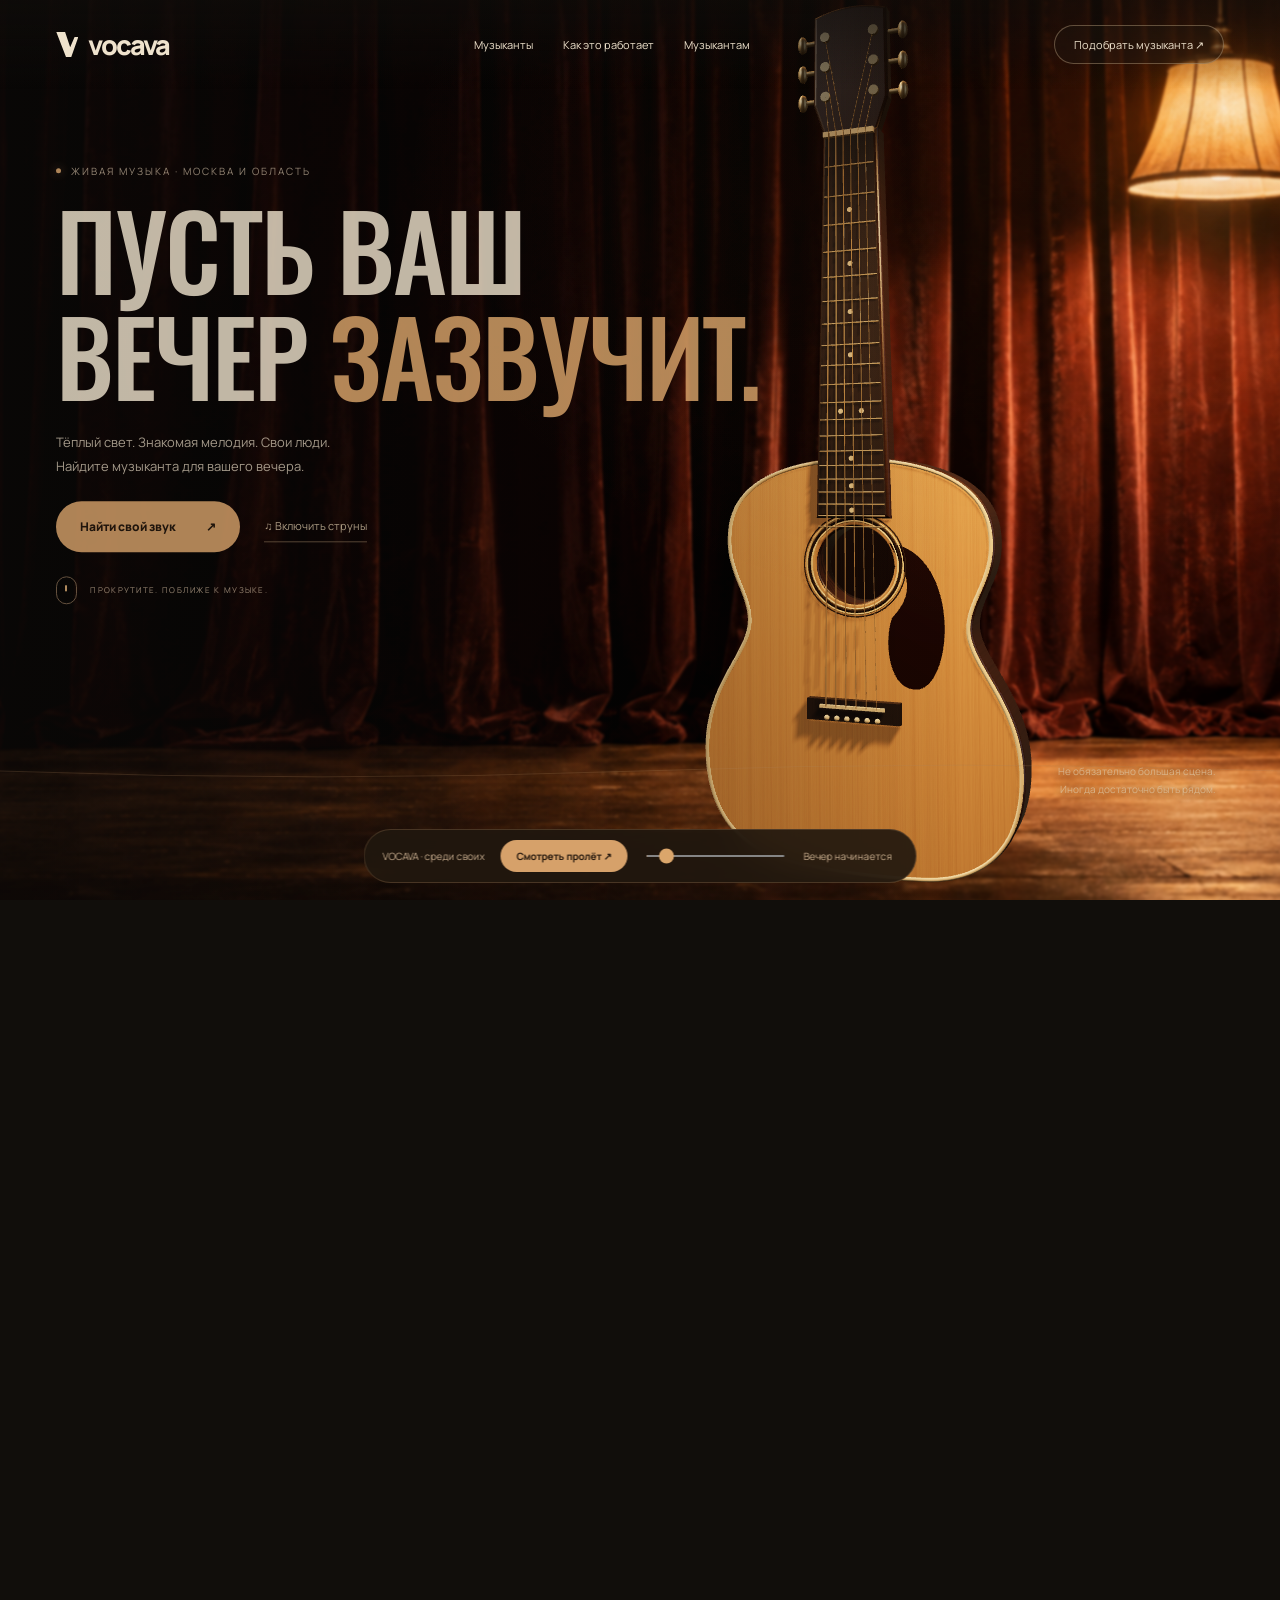
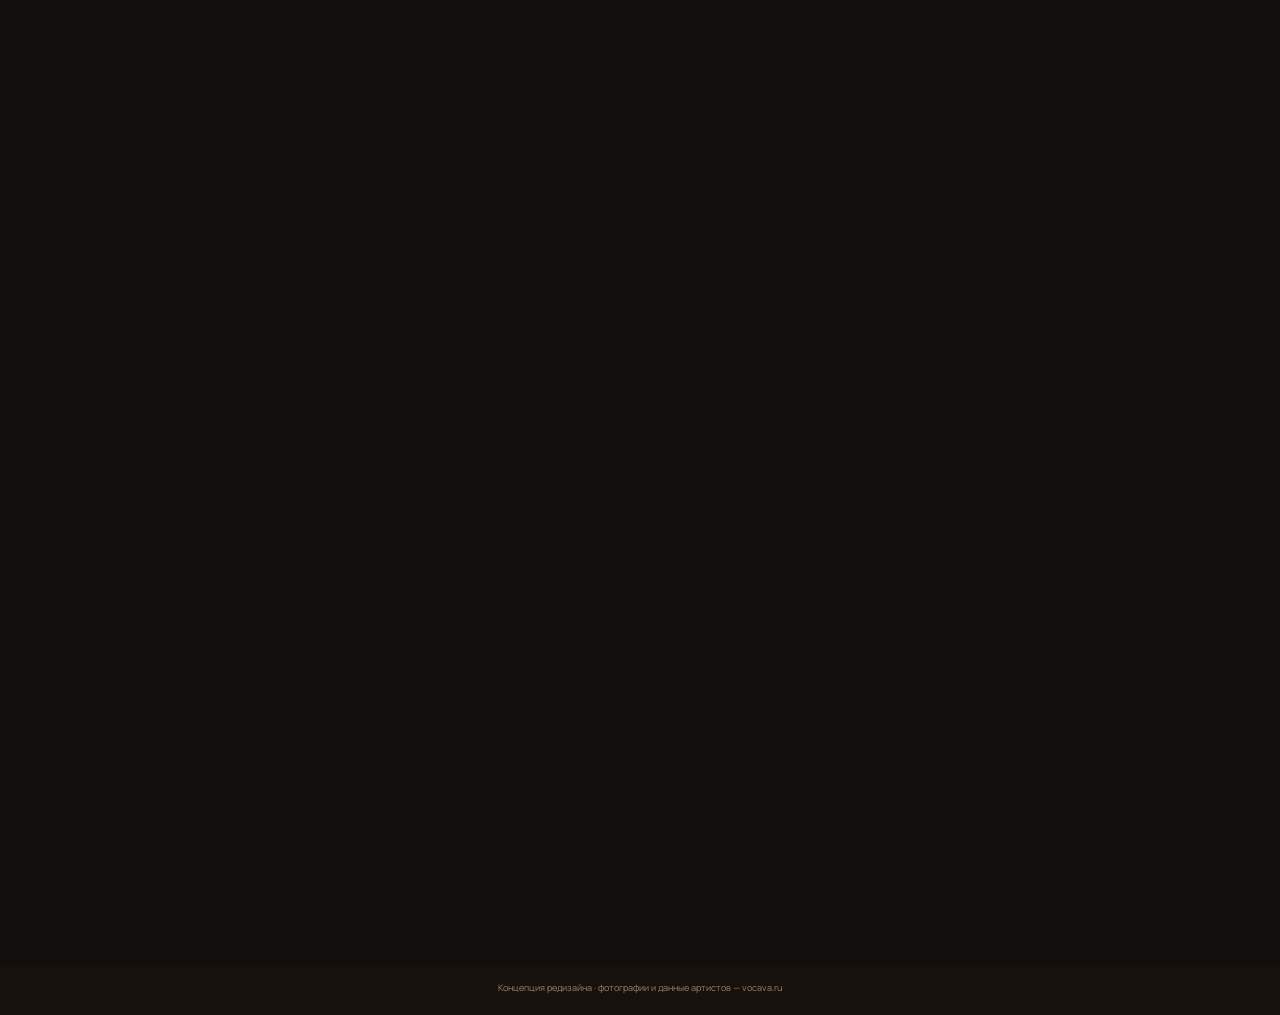
<file: index.html>
<!doctype html><html lang="ru"><head><meta charset="utf-8"><meta name="viewport" content="width=device-width,initial-scale=1"><title>VOCAVA — концепция редизайна</title><meta name="robots" content="noindex,nofollow"><meta name="description" content="Интерактивный прототип двух экранов VOCAVA: десктопная и мобильная версии."><link rel="stylesheet" href="club.css"></head><body>
<header><a class="brand" href="#" aria-label="VOCAVA — первый экран"><i></i>vocava</a><nav><a href="#artists" data-next>Музыканты</a><a href="https://vocava.ru/about" target="_blank" rel="noopener">Как это работает</a><a href="https://vocava.ru/for-musicians" target="_blank" rel="noopener">Музыкантам</a></nav><button class="contact" data-next>Подобрать музыканта ↗</button></header>
<main class="journey"><div class="stage"><img id="clubBackdrop" class="club-backdrop" src="assets/club-backdrop-v4.png" alt="" fetchpriority="high"><img class="fallback" src="assets/guitar-real.png" alt=""><canvas id="clubCanvas" aria-label="Объёмная акустическая гитара в тёплом свете клубной лампы"></canvas><div class="shade" id="shade"></div><div class="warmth"></div><div class="status" id="sceneStatus" role="status">Зажигаем свет…</div>
<section class="hero" id="hero"><div class="hero-copy"><div class="eyebrow">Живая музыка · Москва и область</div><h1>Пусть ваш<br>вечер <span>зазвучит.</span></h1><p class="intro">Тёплый свет. Знакомая мелодия. Свои люди.<br>Найдите музыканта для вашего вечера.</p><div class="actions"><button class="primary" data-next>Найти свой звук <span>↗</span></button><button class="text-link" id="soundToggle" aria-pressed="false">♫ Включить струны</button></div><div class="scroll-note"><i></i>ПРОКРУТИТЕ. ПОБЛИЖЕ К МУЗЫКЕ.</div></div><div class="club-note">Не обязательно большая сцена.<br>Иногда достаточно быть рядом.</div></section>
<div class="flight-copy" id="flightCopy"><strong>Ещё немного ближе.</strong><small>Туда, где рождается ваш вечер.</small></div><div class="ride-note" id="rideNote">Поближе к живому звуку.</div>
<div class="soundline" id="soundline"><svg viewBox="0 0 1440 40" preserveAspectRatio="none"><path id="pluckPath"/></svg></div><svg class="continuity" viewBox="0 0 1440 900" preserveAspectRatio="none" aria-hidden="true"><g id="threads"></g></svg>
<section class="artists" id="artists"><div class="section-head"><div><div class="eyebrow">Люди, которые создают атмосферу</div><h2>У каждого вечера<br><em>свой голос.</em></h2></div><p>Сначала почувствуйте музыку.<br>Затем выберите того, с кем ваш<br>вечер прозвучит по-настоящему.</p></div><div class="filters" aria-label="Формат музыки"><button class="active" data-filter="all">Все музыканты</button><button data-filter="acoustic">Акустика</button><button data-filter="voice">Вокал</button></div><div class="cards"><article class="artist" data-kind="acoustic voice"><div class="photo"><img src="assets/vlad.jpg" alt="Владислав Хеколов с гитарой"><span class="photo-label">Акустика · живой голос</span><button class="play" data-artist="vladislav-hekolov" aria-label="Посмотреть выступления Владислава">▶</button></div><div class="artist-info"><div><h3>Владислав Хеколов</h3><p>Гитарист-вокалист · Москва</p></div><a href="https://vocava.ru/artists/vladislav-hekolov" target="_blank" rel="noopener" aria-label="Профиль Владислава">↗</a></div></article><article class="artist" data-kind="voice"><div class="photo"><img src="assets/artur.jpg" alt="Артур Удовиченко"><span class="photo-label">Вокал · энергия вечера</span><button class="play" data-artist="artur-udovichenko" aria-label="Посмотреть выступления Артура">▶</button></div><div class="artist-info"><div><h3>Артур Удовиченко</h3><p>Гитарист-вокалист · Москва</p></div><a href="https://vocava.ru/artists/artur-udovichenko" target="_blank" rel="noopener" aria-label="Профиль Артура">↗</a></div></article><aside class="selection"><div class="strings" aria-hidden="true"><i style="--h:25px"></i><i style="--h:45px"></i><i style="--h:65px"></i><i style="--h:55px"></i><i style="--h:35px"></i><i style="--h:18px"></i></div><div><h3>А какой <br>ваш вечер?</h3><p>Ужин для своих, свадьба<br>или праздник всей команды.</p></div><a href="https://vocava.ru/booking" target="_blank" rel="noopener">Подобрать музыканта <span>↗</span></a></aside></div><div class="bottom"><span>БЕЗ ОПЛАТЫ ПРИ ОТПРАВКЕ ЗАЯВКИ</span><span>VOCAVA / ЖИВОЙ ЗВУК. ЖИВЫЕ ЛЮДИ.</span></div></section></div></main>
<div class="controls"><span class="label">VOCAVA · среди своих</span><button id="autoDemo">Смотреть пролёт ↗</button><input id="scrubber" type="range" min="0" max="1000" value="0" aria-label="Положение камеры"><span class="step" id="stepLabel">Вечер начинается</span></div><footer class="end">Концепция редизайна · фотографии и данные артистов — vocava.ru</footer><dialog class="dialog" id="artistDialog"><button aria-label="Закрыть" id="closeDialog">×</button><h3 id="artistName"></h3><p>Живые выступления, репертуар и доступные даты — в профиле артиста на VOCAVA.</p><a id="artistLink" target="_blank" rel="noopener">Открыть выступления ↗</a></dialog>
<script src="club-ui.js"></script><script type="module" src="club-scene.js"></script></body></html>
</file>
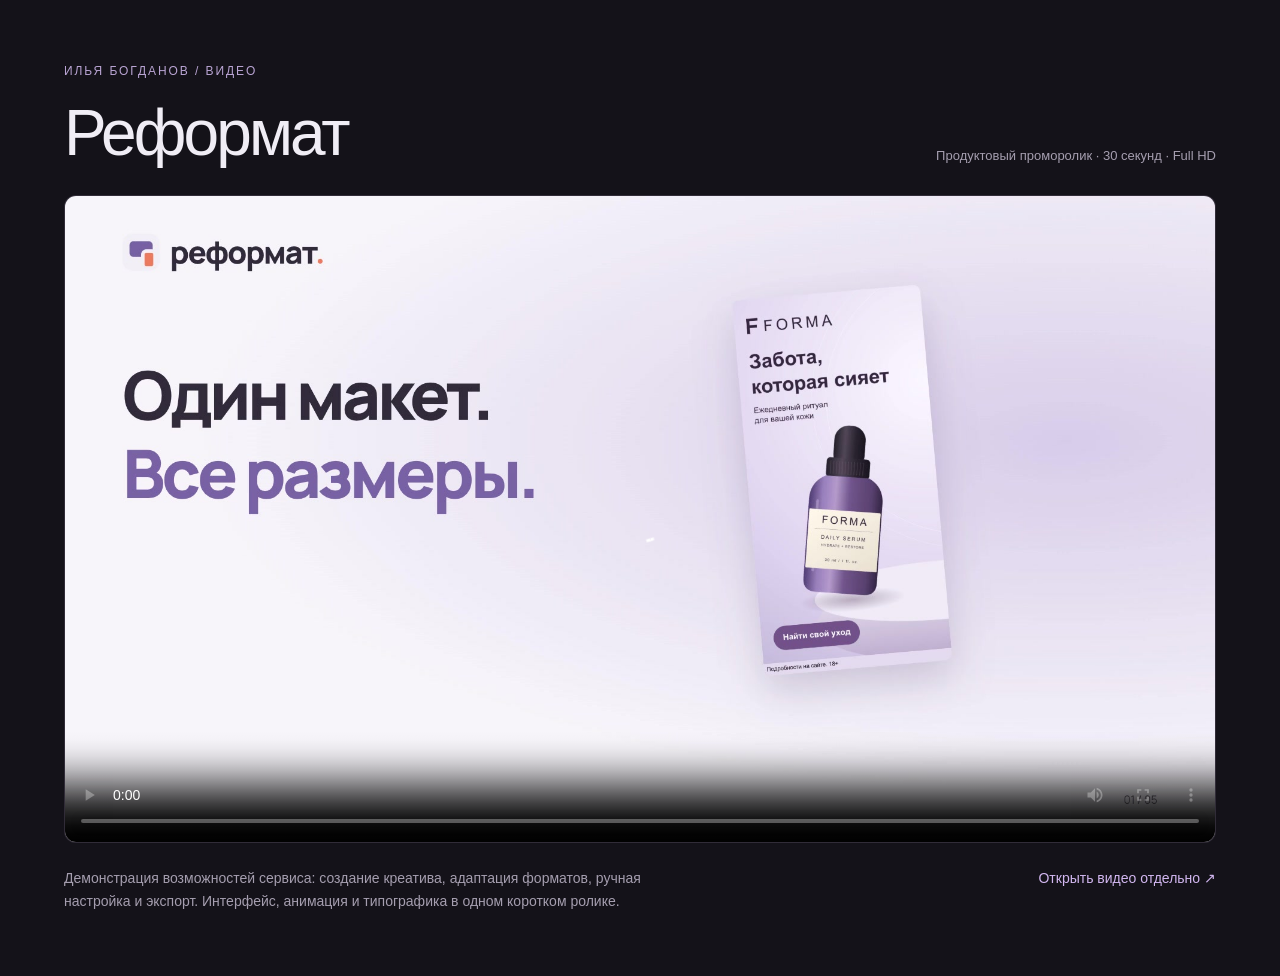
<file: reformat/index.html>
<!doctype html>
<html lang="ru">
<head>
<meta charset="utf-8"><meta name="viewport" content="width=device-width,initial-scale=1">
<meta name="color-scheme" content="dark"><meta name="description" content="Пример продуктового проморолика: демонстрация интерфейса, анимация и типографика. 30 секунд, Full HD.">
<meta name="robots" content="noindex,nofollow">
<title>Реформат — продуктовый проморолик</title>
<style>
*{box-sizing:border-box}html{background:#141219;color:#f0edf5;font-family:Arial,Helvetica,sans-serif}body{margin:0;min-height:100svh;padding:clamp(24px,5vw,72px)}main{max-width:1200px;margin:auto}.eyebrow{font-size:12px;letter-spacing:.16em;text-transform:uppercase;color:#b9a4d3;margin:0 0 22px}header{display:flex;align-items:end;justify-content:space-between;gap:24px;margin-bottom:28px}h1{font-size:clamp(34px,5vw,64px);font-weight:500;letter-spacing:-.045em;margin:0;line-height:1.04}.meta{font-size:13px;color:#a59eaf;white-space:nowrap;margin:0 0 4px}.player{background:#211c29;overflow:hidden;border-radius:12px;border:1px solid #ffffff12}video{display:block;width:100%;aspect-ratio:16/9;background:#211c29}footer{display:flex;justify-content:space-between;gap:32px;margin-top:24px;color:#a59eaf;font-size:14px;line-height:1.6}footer p{margin:0;max-width:620px}a{color:#d2b7f0;text-decoration:none;white-space:nowrap}a:hover{text-decoration:underline}a:focus-visible{outline:2px solid #d2b7f0;outline-offset:6px}@media(max-width:600px){header,footer{display:block}.meta{margin-top:16px}footer a{display:inline-block;margin-top:16px}.player{border-radius:7px}}
</style>
</head>
<body><main>
<p class="eyebrow">Илья Богданов / Видео</p>
<header><h1>Реформат</h1><p class="meta">Продуктовый проморолик · 30 секунд · Full HD</p></header>
<div class="player"><video controls playsinline preload="metadata" poster="poster.jpg" aria-label="Продуктовый проморолик Реформат"><source src="reformat-preview.mp4" type="video/mp4">Ваш браузер не поддерживает видео. <a href="reformat-preview.mp4">Открыть MP4</a></video></div>
<footer><p>Демонстрация возможностей сервиса: создание креатива, адаптация форматов, ручная настройка и экспорт. Интерфейс, анимация и типографика в одном коротком ролике.</p><a href="reformat-preview.mp4">Открыть видео отдельно ↗</a></footer>
</main></body></html>
</file>
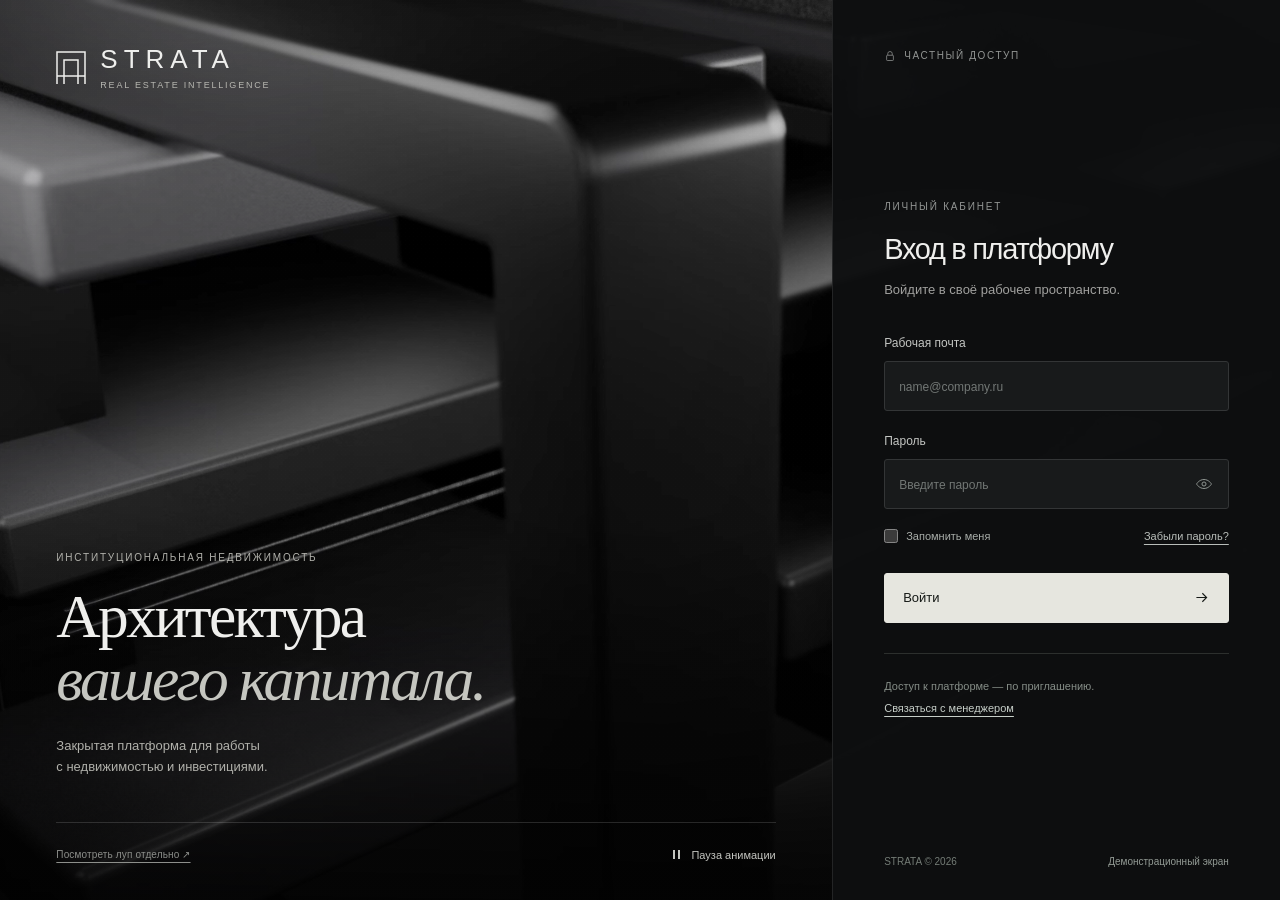
<file: strata/index.html>
<!doctype html>
<html lang="ru">
<head>
<meta charset="utf-8"><meta name="viewport" content="width=device-width,initial-scale=1">
<title>STRATA — вход в платформу · концепт</title>
<meta name="color-scheme" content="dark"><meta name="robots" content="noindex,nofollow">
<style>
:root{--canvas:#020202;--panel:#101112;--ink:#efefed;--muted:#a0a09e;--line:#333536;--field:#181a1b;--accent:#e6e6df;--body:"Helvetica Neue",Helvetica,Arial,sans-serif;--display:"Iowan Old Style",Baskerville,Georgia,serif}
*{box-sizing:border-box}body{margin:0;background:var(--canvas);color:var(--ink);font:14px/1.5 var(--body);-webkit-font-smoothing:antialiased}button,input,a{-webkit-tap-highlight-color:transparent}button,input{font:inherit}button,a{touch-action:manipulation}button{cursor:pointer}a{color:inherit;text-underline-offset:4px}a:hover{color:#fff}button:focus-visible,a:focus-visible,input:focus-visible{outline:2px solid #e6e6df;outline-offset:4px}
.screen{position:relative;isolation:isolate;min-height:100svh;display:grid;grid-template-columns:minmax(0,1fr) minmax(420px,35%);overflow:hidden}
.backdrop{position:absolute;z-index:-3;inset:0;background:#020202}.backdrop video{width:100%;height:100%;position:absolute;inset:0;object-fit:cover;object-position:24% center}.scrim{position:absolute;inset:0;z-index:-2;background:linear-gradient(180deg,rgba(2,2,2,.18) 0%,transparent 35%,rgba(2,2,2,.08) 57%,rgba(2,2,2,.86) 100%),linear-gradient(90deg,rgba(2,2,2,.12),transparent 52%,rgba(2,2,2,.32))}
.art{min-height:100svh;display:flex;flex-direction:column;padding:46px clamp(32px,4.4vw,80px) 32px;position:relative}.brand{display:inline-flex;gap:14px;align-items:center;width:max-content;text-decoration:none}.symbol{width:30px;height:34px}.wordmark{font-size:26px;line-height:1;letter-spacing:.23em;font-weight:500}.brand-sub{font-size:9px;line-height:1;letter-spacing:.2em;color:#b6b6b0;margin-top:9px;text-transform:uppercase}
.art-copy{margin-top:auto;padding:160px 0 44px;max-width:650px}.eyebrow{font-size:10px;letter-spacing:.18em;color:#b1b1ab;margin:0 0 20px;text-transform:uppercase}.art-copy h1{font:400 clamp(46px,4.8vw,76px)/1.02 var(--display);letter-spacing:-.042em;margin:0;text-wrap:balance}.art-copy h1 em{font-weight:400;color:#c5c6c0}.art-copy p:last-child{max-width:320px;color:#b0b0aa;font-size:13px;line-height:1.65;margin:24px 0 0}
.art-footer{display:flex;justify-content:space-between;gap:18px;align-items:center;border-top:1px solid #ffffff24;padding-top:19px;color:#8d8f8b;font-size:10px;letter-spacing:.015em}.motion-toggle{border:0;background:none;color:#c4c5c0;display:inline-flex;align-items:center;gap:8px;padding:5px 0;font-size:11px;white-space:nowrap}.motion-icon{width:10px;height:10px;display:flex;gap:3px}.motion-icon:before,.motion-icon:after{content:"";display:block;width:2px;height:9px;background:currentColor}.motion-toggle[aria-pressed="true"] .motion-icon:before{width:0;height:0;border-left:7px solid currentColor;border-top:5px solid transparent;border-bottom:5px solid transparent;background:none}.motion-toggle[aria-pressed="true"] .motion-icon:after{display:none}
.login-side{position:relative;min-height:100svh;padding:48px clamp(32px,4vw,72px) 31px;display:flex;flex-direction:column;background:rgba(14,15,16,.96);border-left:1px solid #ffffff17}.access-label{display:flex;align-items:center;gap:8px;color:#929593;font-size:10px;letter-spacing:.16em}.access-label svg{width:12px;height:12px}.form-wrap{width:100%;max-width:360px;margin:auto; padding:62px 0}.form-kicker{color:#929593;font-size:10px;letter-spacing:.18em;margin:0 0 18px}.form-wrap h2{font-size:29px;line-height:1.2;font-weight:400;letter-spacing:-.045em;margin:0 0 12px}.intro{color:var(--muted);line-height:1.65;font-size:13px;margin:0 0 34px}.field{margin-top:21px}.field label{font-size:12px;display:block;color:#c4c6c3;margin-bottom:9px}.field input{height:50px;border:1px solid var(--line);background:var(--field);border-radius:3px;padding:0 14px;width:100%;color:#eee;transition:border-color .15s}.field input:hover{border-color:#505453}.field input:focus{outline:0;border-color:#a7ada9;box-shadow:0 0 0 3px #ffffff0b}.field input::placeholder{color:#727775;font-size:12px}.password-shell{position:relative}.password-shell input{padding-right:48px}.show-password{position:absolute;right:5px;top:5px;width:40px;height:40px;border:0;background:none;color:#929995;display:grid;place-items:center}.show-password svg{width:18px;height:18px}.form-options{display:flex;gap:12px;justify-content:space-between;align-items:center;margin:19px 0 28px;color:#a8ada9;font-size:11px}.remember{display:inline-flex;align-items:center;gap:8px;cursor:pointer}.remember input{margin:0;width:14px;height:14px;accent-color:#c5cbc5}.text-button{padding:0;background:none;border:0;color:#b8bdb9;font-size:11px;text-decoration:underline;text-underline-offset:4px}.submit{height:50px;width:100%;display:flex;align-items:center;justify-content:space-between;padding:0 18px;border:1px solid var(--accent);border-radius:3px;background:var(--accent);color:#161a17;font-size:13px;font-weight:500;transition:background .15s}.submit:hover{background:#fff}.submit svg{width:17px;height:17px}.invite{border-top:1px solid #2c2f2d;margin:30px 0 0;padding-top:23px;color:#858d87;font-size:11px;line-height:1.75}.invite button{font-size:11px;color:#c6cec8;display:block;margin-top:3px}.side-footer{display:flex;align-items:center;justify-content:space-between;color:#747c76;font-size:10px;gap:10px}.demo-note{color:#939b95}.status{color:#c6cec8;background:#ffffff06;border:1px solid #ffffff18;border-radius:3px;padding:12px;font-size:12px;margin:18px 0 0}.status:empty{display:none}
@media(min-width:1800px){.form-wrap{max-width:380px}.form-wrap h2{font-size:33px}.field input,.submit{height:54px}}
@media(max-width:1000px){.screen{grid-template-columns:minmax(0,1fr) 420px}.art{padding-left:32px;padding-right:28px}.art-copy h1{font-size:46px}.art-copy p:last-child{max-width:260px}.login-side{padding-left:35px;padding-right:35px}.art-footer>span{max-width:140px}}
@media(max-width:740px){.screen{display:block;min-height:100svh;overflow:visible}.backdrop{position:fixed}.backdrop video{object-position:36% center}.scrim{position:fixed;background:linear-gradient(180deg,rgba(2,2,2,.18),rgba(2,2,2,.36) 23%,rgba(2,2,2,.82) 70%)}.art{min-height:0;padding:29px 26px 0;display:block}.wordmark{font-size:22px}.symbol{width:26px;height:30px}.brand-sub{font-size:8px}.art-copy{padding:40px 0 28px}.eyebrow{font-size:9px;margin-bottom:13px}.art-copy h1{font-size:37px;max-width:300px;line-height:1.02}.art-copy h1 em{font-style:normal}.art-copy p:last-child{display:none}.art-footer{position:absolute;top:30px;right:26px;border:0;padding:0}.art-footer>span,.art-footer>a{display:none}.motion-toggle .motion-label{display:none}.motion-toggle{padding:8px}.login-side{min-height:0;margin:0 14px 16px;padding:26px 23px 20px;border:1px solid #ffffff20;border-radius:5px;background:rgba(14,15,16,.95)}.access-label{font-size:9px}.form-wrap{max-width:none;margin:0;padding:29px 0 32px}.form-wrap h2{font-size:27px}.form-kicker{display:none}.intro{margin-bottom:25px}.field{margin-top:18px}.form-options{margin:18px 0 24px}.invite{margin-top:25px;padding-top:20px}.side-footer{font-size:9px}.form-wrap h2{letter-spacing:-.035em}}
@media(prefers-reduced-motion:reduce){*{scroll-behavior:auto;transition:none!important}.backdrop video{display:none}.backdrop{background:#020202 url('assets/poster.jpg') center/cover no-repeat}.motion-toggle{display:none}}
</style>
</head>
<body>
<main class="screen">
<div class="backdrop" aria-hidden="true"><video id="background-film" autoplay muted loop playsinline preload="auto" poster="assets/poster.jpg"><source src="assets/architecture.webm" type="video/webm"><source src="assets/architecture.mp4" type="video/mp4"></video></div><div class="scrim" aria-hidden="true"></div>
<section class="art" aria-label="STRATA — платформа недвижимости">
<div class="brand"><svg class="symbol" viewBox="0 0 30 34" fill="none" aria-hidden="true"><path d="M1 33V1h28v32M8 33V9h14v24M1 25h28" stroke="currentColor" stroke-width="1.5"/></svg><div><div class="wordmark">STRATA</div><div class="brand-sub">Real estate intelligence</div></div></div>
<div class="art-copy"><p class="eyebrow">Институциональная недвижимость</p><h1>Архитектура<br><em>вашего капитала.</em></h1><p>Закрытая платформа для работы<br>с недвижимостью и инвестициями.</p></div>
<div class="art-footer"><a href="loop.html">Посмотреть луп отдельно ↗</a><button class="motion-toggle" type="button" id="motion-toggle" aria-label="Приостановить анимацию фона" aria-pressed="false"><span class="motion-icon" aria-hidden="true"></span><span class="motion-label">Пауза анимации</span></button></div>
</section>
<section class="login-side" aria-labelledby="login-title">
<div class="access-label"><svg viewBox="0 0 16 16" fill="none" aria-hidden="true"><rect x="3.5" y="7" width="9" height="7" rx="1" stroke="currentColor"/><path d="M5 7V5a3 3 0 016 0v2" stroke="currentColor"/></svg>ЧАСТНЫЙ ДОСТУП</div>
<div class="form-wrap"><p class="form-kicker">ЛИЧНЫЙ КАБИНЕТ</p><h2 id="login-title">Вход в платформу</h2><p class="intro">Войдите в своё рабочее пространство.</p>
<form id="login-form" action="#" novalidate>
<div class="field"><label for="email">Рабочая почта</label><input id="email" type="email" inputmode="email" autocomplete="off" placeholder="name@company.ru" required></div>
<div class="field"><label for="password">Пароль</label><div class="password-shell"><input id="password" type="password" autocomplete="off" placeholder="Введите пароль" required minlength="6"><button id="show-password" type="button" class="show-password" aria-label="Показать пароль" aria-pressed="false"><svg viewBox="0 0 24 24" fill="none" aria-hidden="true"><path d="M2 12s3.5-6 10-6 10 6 10 6-3.5 6-10 6S2 12 2 12Z" stroke="currentColor" stroke-width="1.3"/><circle cx="12" cy="12" r="2.7" stroke="currentColor" stroke-width="1.3"/></svg></button></div></div>
<div class="form-options"><label class="remember"><input type="checkbox" id="remember">Запомнить меня</label><button type="button" id="forgot" class="text-button">Забыли пароль?</button></div>
<button type="submit" class="submit"><span>Войти</span><svg viewBox="0 0 20 20" fill="none" aria-hidden="true"><path d="M4 10h12m-5-5 5 5-5 5" stroke="currentColor" stroke-width="1.3"/></svg></button>
<p class="status" role="status" id="status"></p>
</form>
<p class="invite">Доступ к платформе — по приглашению.<button type="button" id="contact" class="text-button">Связаться с менеджером</button></p>
</div>
<footer class="side-footer"><span>STRATA © 2026</span><span class="demo-note">Демонстрационный экран</span></footer>
</section>
</main>
<script>
const film=document.getElementById('background-film');
const motion=document.getElementById('motion-toggle');
const reduced=window.matchMedia('(prefers-reduced-motion: reduce)');
if(reduced.matches){film.pause();film.removeAttribute('autoplay')}
motion.addEventListener('click',()=>{if(film.paused){film.play().catch(()=>{});motion.setAttribute('aria-pressed','false');motion.setAttribute('aria-label','Приостановить анимацию фона');motion.querySelector('.motion-label').textContent='Пауза анимации'}else{film.pause();motion.setAttribute('aria-pressed','true');motion.setAttribute('aria-label','Включить анимацию фона');motion.querySelector('.motion-label').textContent='Продолжить анимацию'}});
const password=document.getElementById('password');const show=document.getElementById('show-password');
show.addEventListener('click',()=>{const visible=password.type==='password';password.type=visible?'text':'password';show.setAttribute('aria-pressed',String(visible));show.setAttribute('aria-label',visible?'Скрыть пароль':'Показать пароль')});
const status=document.getElementById('status');
document.getElementById('login-form').addEventListener('submit',e=>{e.preventDefault();status.textContent='Это демонстрация интерфейса. Данные не отправляются.'});
document.getElementById('forgot').addEventListener('click',()=>{status.textContent='В рабочей версии здесь откроется восстановление доступа.'});
document.getElementById('contact').addEventListener('click',()=>{status.textContent='Это демонстрационный экран. Форма обращения не подключена.'});
</script>
</body>
</html>
</file>
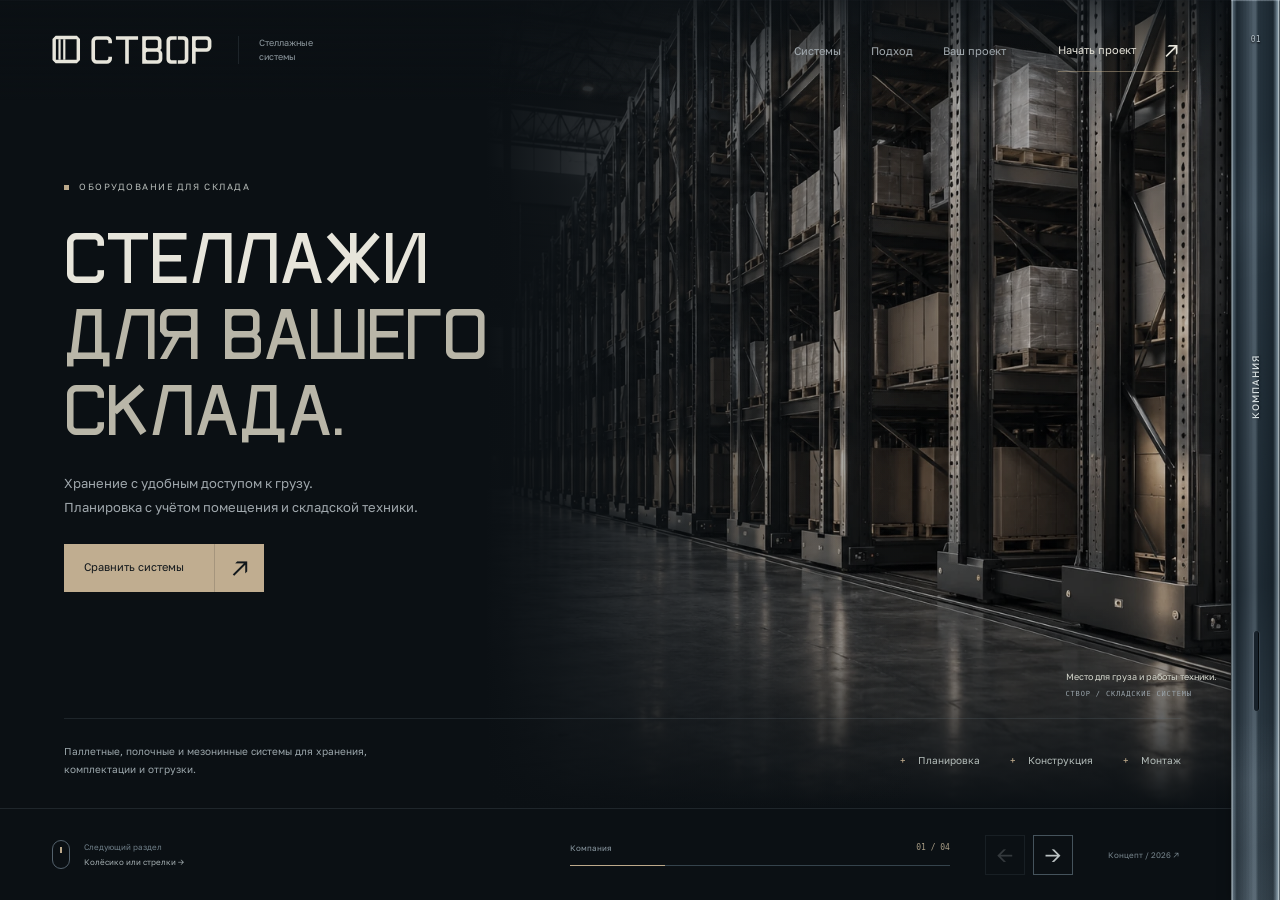
<file: stvor/index.html>
<!doctype html>
<html lang="ru"><head><meta charset="utf-8"><meta name="viewport" content="width=device-width,initial-scale=1"><title>СТВОР — стеллажные системы</title><meta name="description" content="СТВОР — паллетные, полочные и мезонинные системы для склада. Выбор конструкции, планировка и подготовка задания. Портфолио-концепт."><meta name="theme-color" content="#0b1014"><link rel="icon" href="assets/stvor-favicon.svg" type="image/svg+xml"><link rel="preload" href="brand/STVORDisplay-Medium.woff2?v=01b" as="font" type="font/woff2" crossorigin><link rel="preload" href="assets/Onest.ttf" as="font" type="font/ttf" crossorigin><link rel="preload" href="assets/warehouse-hero.webp" as="image"><link rel="stylesheet" href="steel.css"><link rel="stylesheet" href="brand/site-brand.css"><script type="module" src="app.js"></script></head>
<body><a class="skip" href="#pallet">К содержимому</a>
<header class="header"><a class="brand" href="#pallet" data-slide="0" aria-label="СТВОР — начало"><img class="brand-lockup" src="brand/stvor-lockup-light.svg" alt="СТВОР"></a><span class="brand-caption">Стеллажные<br> системы</span><nav class="nav" aria-label="Разделы сайта"><a href="#shelf" data-slide="1">Системы</a><a href="#mezzanine" data-slide="2">Подход</a><a href="#project" data-slide="3">Ваш проект</a></nav><a class="header-cta" href="#project" data-slide="3">Начать проект <span>↗</span></a></header>
<main id="viewport" class="viewport" tabindex="0" aria-label="Четыре экрана. Переходите колёсиком, стрелками или горизонтальным свайпом."><div class="track">
<section class="panel hero-panel" id="pallet" aria-labelledby="pallet-title"><div class="screen-content"><figure class="hero-photo"><img src="assets/warehouse-hero.webp" alt="Визуализация склада с графитовыми стеллажами и свободным центральным проходом"><figcaption><span>Место для груза и работы техники.</span><span>СТВОР / СКЛАДСКИЕ СИСТЕМЫ</span></figcaption></figure><div class="copy hero-copy"><p class="eyebrow"><i></i> ОБОРУДОВАНИЕ ДЛЯ СКЛАДА</p><h1 id="pallet-title">Стеллажи<br><em>для вашего<br> склада.</em></h1><p class="intro">Хранение с удобным доступом к грузу.<br> Планировка с учётом помещения и складской техники.</p><a class="button" href="#shelf" data-slide="1">Сравнить системы <span>↗</span></a></div><div class="company-strip"><p>Паллетные, полочные и мезонинные системы для хранения, комплектации и отгрузки.</p><span>Планировка</span><span>Конструкция</span><span>Монтаж</span></div></div></section>
<section class="panel systems-panel" id="shelf" aria-labelledby="shelf-title"><div class="screen-content"><div class="copy systems-copy"><p class="eyebrow"><i></i> ТРИ ТИПА СИСТЕМ</p><h2 id="shelf-title">Выбор системы<br><em>под ваш груз.</em></h2><p class="intro">Тип груза и способ обработки определяют конструкцию.<br> Сравните системы по задачам вашего склада.</p><div class="product-tabs" role="group" aria-label="Тип стеллажной системы"><button data-product="pallet" aria-pressed="true">Паллетные</button><button data-product="shelf" aria-pressed="false">Полочные</button><button data-product="mezzanine" aria-pressed="false">Мезонины</button></div><div class="product-description"><h3 id="product-name">Доступ к каждой паллете из прохода</h3><p id="product-description">Для грузов на поддонах и работы погрузчика. Высота ярусов и ширина проходов подбираются под груз и технику.</p></div><a class="text-link" href="#project" data-slide="3">Перейти к проекту <span>↗</span></a></div><figure class="product-figure"><div class="drawing-topline"><span id="product-code">ST / P-01</span><span>СХЕМА СИСТЕМЫ</span></div><img id="product-image" src="assets/rack-pallet.svg" alt="Аксонометрическая иллюстрация паллетного стеллажа"><figcaption><span id="product-caption">Паллетная система</span><span id="product-use">ПАЛЛЕТЫ / ПОГРУЗЧИК</span></figcaption></figure></div></section>
<section class="panel engineering-panel" id="mezzanine" aria-labelledby="mezzanine-title"><div class="screen-content"><div class="copy engineering-copy"><p class="eyebrow"><i></i> ПОРЯДОК РАБОТЫ</p><h2 id="mezzanine-title">От планировки<br><em>до монтажа.</em></h2><p class="intro">В проекте учитываются груз, движение техники<br> и порядок комплектации заказов.</p><div class="engineering-points"><article><span>01</span><div><h3>Планировка склада</h3><p>Размеры помещения, расположение ворот и колонн, зоны приёмки и отгрузки.</p></div></article><article><span>02</span><div><h3>Подбор конструкции</h3><p>Вес и габариты груза, число мест хранения, высота ярусов и ширина проходов.</p></div></article><article><span>03</span><div><h3>Подготовка к монтажу</h3><p>Состав оборудования, требования к площадке и согласованный порядок сборки.</p></div></article></div></div><figure class="detail-photo"><img src="assets/steel-detail.webp" alt="Визуализация соединения графитовой стальной стойки с балкой: крепёж и фактура металла"><span class="detail-mark">СТВОР<br><small>УЗЕЛ КРЕПЛЕНИЯ</small></span><figcaption>Соединение стойки и балки.<br> Визуализация конструкции.</figcaption></figure></div></section>
<section class="panel project-panel" id="project" aria-labelledby="project-title"><div class="screen-content"><div class="copy project-copy"><p class="eyebrow"><i></i> ПЕРВЫЙ ШАГ К ПРОЕКТУ</p><h2 id="project-title">Начните<br><em>с задачи склада.</em></h2><p class="intro">Размеры помещения и характеристики груза помогут подобрать систему и оценить стоимость проекта.</p><div class="choice-group" role="group" aria-label="Предпочтительный тип системы"><button data-kind="pallet" aria-pressed="true">Паллетная</button><button data-kind="shelf" aria-pressed="false">Полочная</button><button data-kind="mezzanine" aria-pressed="false">Мезонин</button></div><button id="open-brief" class="button">Подготовить задание <span>↗</span></button><p class="demo-note">Демоверсия: задание можно сохранить. Заявка не отправляется.</p></div><figure class="plan-figure"><div class="drawing-topline"><span>ПЛАН / ВАШ ПРОЕКТ</span><span>ИСХОДНЫЕ ДАННЫЕ → РЕШЕНИЕ</span></div><img src="assets/warehouse-plan.svg" alt="Схема складского помещения с рядами стеллажей, проходом и зоной приёмки"><figcaption><span id="chosen-system">ВАША СИСТЕМА / ПАЛЛЕТНАЯ</span><span>ПРИМЕР ПЛАНИРОВКИ</span></figcaption><ul class="brief-needs"><li>План помещения</li><li>Вес и габариты груза</li><li>Тип складской техники</li></ul></figure></div></section>
</div></main>
<nav class="rib-nav" aria-label="Металлические торцы экранов"><button data-rib="0" aria-label="Следующий экран: системы"><span class="rib-number">01</span><span class="rib-label">КОМПАНИЯ</span><i class="rib-grip"></i></button><button data-rib="1" aria-label="Следующий экран: подход" hidden><span class="rib-number">02</span><span class="rib-label">СИСТЕМЫ</span><i class="rib-grip"></i></button><button data-rib="2" aria-label="Следующий экран: проект" hidden><span class="rib-number">03</span><span class="rib-label">ПОДХОД</span><i class="rib-grip"></i></button></nav>
<footer class="rail"><div class="rail-hint"><span class="scroll-glyph"><i></i></span><span class="desktop-hint">Следующий раздел<br><strong>Колёсико или стрелки →</strong></span><span class="touch-hint">Листайте влево<br><strong>Или используйте стрелки →</strong></span></div><div class="rail-progress"><div class="progress-caption"><span id="chapter-label" aria-live="polite">Компания</span><span id="chapter-count">01 / 04</span></div><div class="progress-line"><i id="progress-fill"></i></div></div><div class="rail-controls"><button id="prev" aria-label="Предыдущая секция" disabled>←</button><button id="next" aria-label="Следующая секция">→</button></div><button class="concept-link" id="about-concept">Концепт / 2026 ↗</button></footer>
  <dialog id="brief-dialog" aria-labelledby="brief-title"><button class="close-dialog" type="button" aria-label="Закрыть задание">×</button><p class="eyebrow">СТВОР / ВАШ ПРОЕКТ</p><h2 id="brief-title">Исходные данные<br> для проекта</h2><p class="dialog-intro">Опишите помещение и груз. Если точных данных пока нет, укажите ориентировочные значения и уточнения в комментарии.</p><form id="brief-form"><label>Тип системы<select name="kind" id="brief-kind"><option value="pallet">Паллетная</option><option value="shelf">Полочная</option><option value="mezzanine">Мезонинная</option></select></label><div class="form-row"><label>Площадь, м²<input type="number" name="area" value="300" min="20" max="20000" required></label><label>Высота, м<input type="number" name="height" value="5.5" min="2" max="20" step="0.1" required></label></div><label>Груз и особенности работы склада<textarea name="comment" placeholder="Например: 80 паллет по 600 кг, высота груза 1,4 м, погрузчик" rows="2" maxlength="400"></textarea></label><button class="button" type="submit">Сформировать задание <span aria-hidden="true">↗</span></button><p class="privacy-note">Данные останутся на вашем устройстве. Реальная заявка не отправляется.</p></form><section id="brief-result" hidden aria-label="Готовое задание"><h3>Задание готово</h3><textarea id="brief-text" aria-label="Текст задания" readonly rows="6"></textarea><div class="result-actions"><button type="button" id="copy-brief">Скопировать текст ↗</button><a id="download-brief" download="STVOR-project-brief.txt">Скачать TXT ↓</a></div></section></dialog>
  <dialog id="about-dialog" aria-labelledby="about-title"><button class="close-dialog" type="button" aria-label="Закрыть описание">×</button><p class="eyebrow">САМОСТОЯТЕЛЬНЫЙ КОНЦЕПТ</p><h2 id="about-title">Пространство<br> в движении.</h2><p>Четыре полноценных экрана стоят друг за другом. Металлический торец проходит через всю высоту окна и раскрывает следующий экран. Каждый пройденный торец остаётся вплотную к левому краю; нажмите на него, чтобы вернуться.</p><p>Предметные иллюстрации, схема, переходы и интерфейс подготовлены специально для этого проекта. Фотореалистичные изображения созданы с помощью генерации. Это не действующий производитель; модели не предназначены для производства или расчёта нагрузок.</p><p class="about-credit">Илья Богданов / UX, дизайн и реализация / 2026</p></dialog>
<div id="toast" class="toast" role="status"></div><noscript><style>.viewport{overflow:auto}.track{width:100%}.panel{position:relative;opacity:1;clip-path:none!important;height:auto;min-height:100vh}.screen-content{position:relative}.rib-nav{display:none}</style><p class="noscript">Для анимированных переходов включите JavaScript.</p></noscript></body></html>
</file>
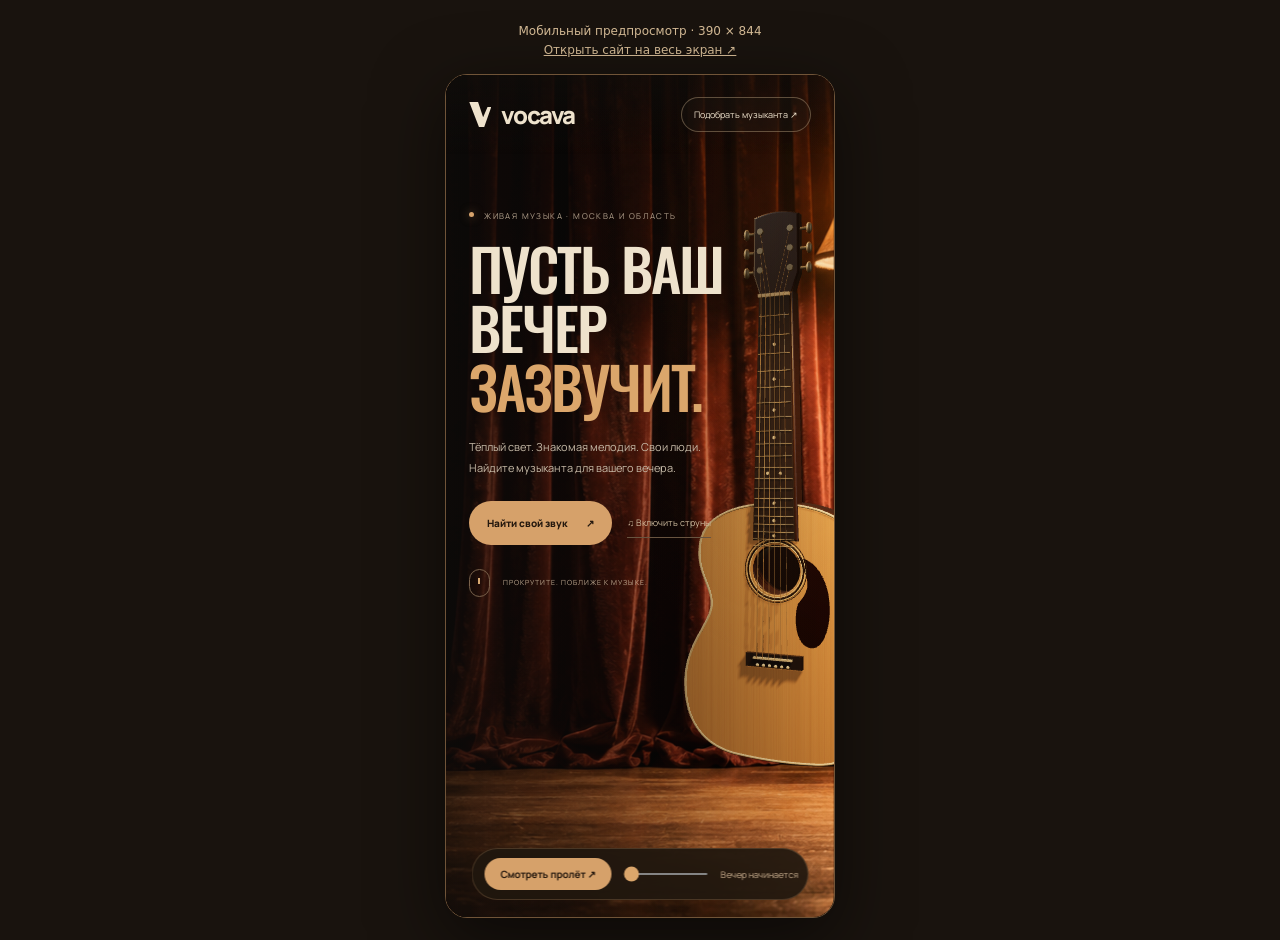
<file: mobile-preview.html>
<!doctype html><html lang="ru"><head><meta charset="utf-8"><meta name="viewport" content="width=device-width,initial-scale=1"><title>VOCAVA — мобильный предпросмотр</title><style>*{box-sizing:border-box}body{margin:0;background:#19130e;color:#d5bb96;font:12px/1.6 system-ui;display:flex;align-items:center;flex-direction:column;min-height:100vh;padding:22px 12px;gap:14px}p{margin:0;text-align:center}a{color:inherit}iframe{display:block;width:min(390px,100%);height:844px;flex-shrink:0;border:1px solid #705438;border-radius:22px;box-shadow:0 20px 70px #0008;background:#110e0b}@media(max-width:440px){body{padding:0;gap:0}p{display:none}iframe{width:100%;height:100svh;border:0;border-radius:0}}</style></head><body><p>Мобильный предпросмотр · 390 × 844<br><a href="index.html">Открыть сайт на весь экран ↗</a></p><iframe title="Мобильная версия VOCAVA" src="index.html"></iframe></body></html>
</file>
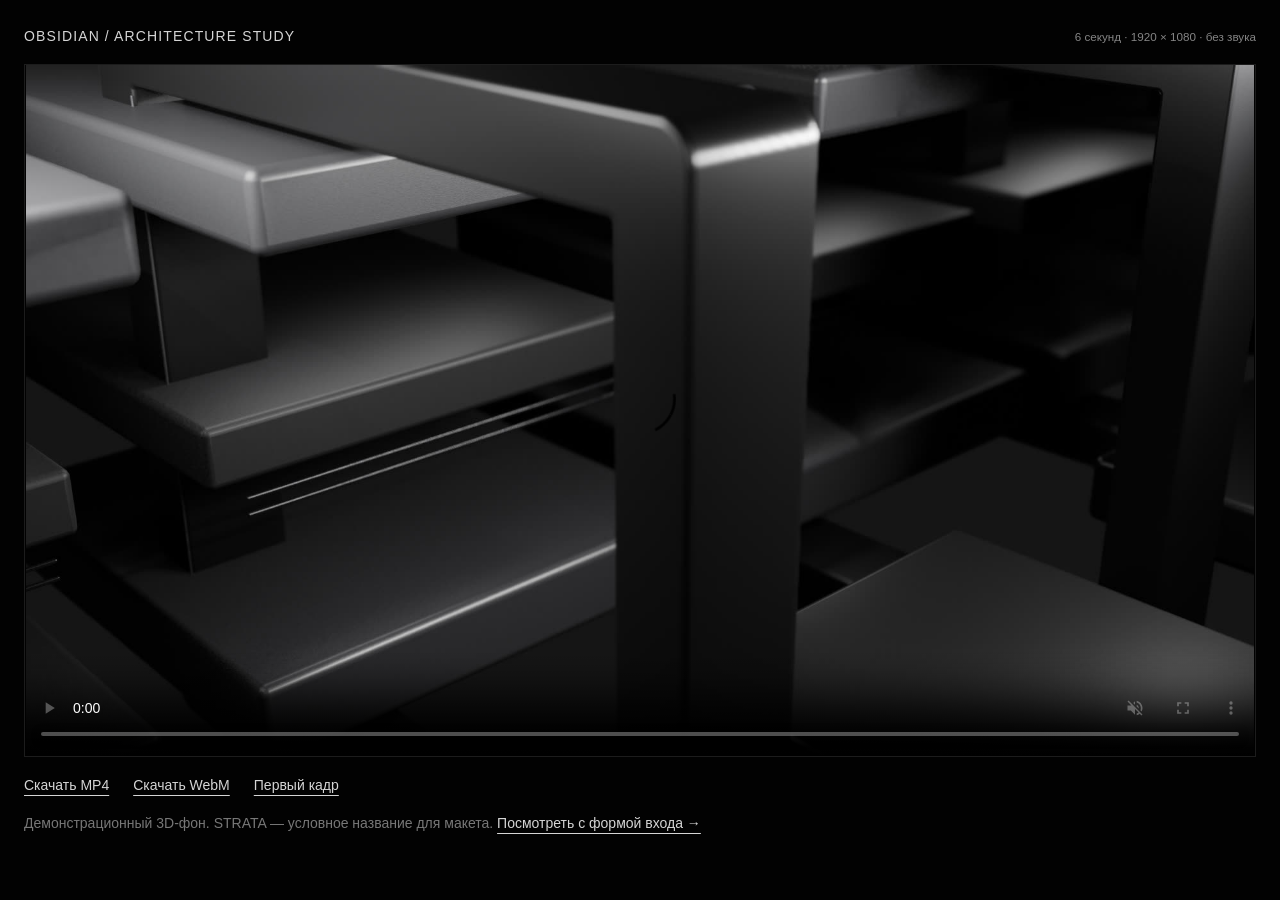
<file: strata/loop.html>
<!doctype html>
<html lang="ru"><head><meta charset="utf-8"><meta name="viewport" content="width=device-width, initial-scale=1"><meta name="robots" content="noindex,nofollow"><title>Obsidian · Architecture loop</title>
<style>*{box-sizing:border-box}html,body{margin:0;min-height:100%;background:#020202;color:#d5d5d5;font:14px Arial,sans-serif}main{max-width:1600px;margin:0 auto;padding:24px}header{display:flex;align-items:center;justify-content:space-between;gap:24px;padding:4px 0 20px}h1{font-size:14px;font-weight:400;margin:0;letter-spacing:.08em}small{color:#858585}video{width:100%;display:block;aspect-ratio:16/9;background:#020202;border:1px solid #1c1c1c}footer{display:flex;gap:24px;padding:20px 0}a{color:#d5d5d5;text-underline-offset:5px}p{color:#777;line-height:1.5;margin:0}@media(max-width:600px){main{padding:12px}header{display:block}small{display:block;margin-top:8px}footer{gap:16px;font-size:12px}}</style></head>
<body><main><header><h1>OBSIDIAN / ARCHITECTURE STUDY</h1><small>6 секунд · 1920 × 1080 · без звука</small></header>
<video id="film" src="assets/architecture.mp4" poster="assets/poster.jpg" autoplay muted loop playsinline controls></video>
<footer><a href="assets/architecture.mp4" download>Скачать MP4</a><a href="assets/architecture.webm" download>Скачать WebM</a><a href="assets/poster.jpg" target="_blank">Первый кадр</a></footer>
<p>Демонстрационный 3D-фон. STRATA — условное название для макета. <a href="index.html">Посмотреть с формой входа →</a></p></main></body></html>
</file>
<file: club.css>
@import url('https://fonts.googleapis.com/css2?family=Manrope:wght@400;500;600;700;800&family=Oswald:wght@400;500&display=swap');
:root{--paper:#eee2cc;--gold:#dba66b;--muted:#b3a28d;--night:#110e0b}*{box-sizing:border-box}html{background:var(--night);color:var(--paper);font-family:Manrope,Arial,sans-serif}body{margin:0}button,a,input{-webkit-tap-highlight-color:transparent}button{font:inherit;cursor:pointer}button,a{touch-action:manipulation}a{color:inherit;text-decoration:none}button:focus-visible,a:focus-visible,input:focus-visible{outline:2px solid var(--gold);outline-offset:5px}header{position:fixed;inset:0 0 auto;z-index:20;padding:25px 4.4vw;display:flex;align-items:center;justify-content:space-between;background:linear-gradient(#110e0b99,transparent)}.brand{font-size:27px;font-weight:800;letter-spacing:-1.8px;display:flex;align-items:center;gap:10px}.brand i{width:22px;height:25px;background:currentColor;clip-path:polygon(0 0,40% 0,63% 61%,83% 20%,100% 20%,68% 100%,44% 100%)}nav{display:flex;gap:30px;font-size:11px}.contact{background:#20191255;color:var(--paper);border:1px solid #b8a08070;border-radius:30px;padding:11px 19px;font-size:11px}.journey{height:285vh}.stage{height:100svh;position:sticky;top:0;overflow:hidden;background:#110e0b}#clubCanvas{position:absolute;inset:0;width:100%;height:100%;opacity:0;transition:none}.scene-ready #clubCanvas{opacity:1}.fallback{position:absolute;right:5%;top:10%;height:88%;filter:brightness(.7) sepia(.25);opacity:.7}.scene-ready .fallback{display:none}.shade{position:absolute;inset:0;background:linear-gradient(90deg,#100d0be8,transparent 78%);pointer-events:none}.warmth{position:absolute;inset:0;background:radial-gradient(ellipse at 83% 20%,#df8e3820,transparent 45%);pointer-events:none}.hero{position:absolute;inset:0;z-index:4}.hero-copy{position:absolute;left:4.4vw;top:24%;width:63%}.eyebrow{font-size:10px;text-transform:uppercase;letter-spacing:2px;color:var(--muted)}.eyebrow:before{content:'';display:inline-block;width:5px;height:5px;border-radius:50%;background:#d6a36c;box-shadow:0 0 10px #d7a36c88;margin:0 10px 2px 0}h1{font:500 clamp(68px,8.1vw,138px)/1.02 Oswald,sans-serif;letter-spacing:-2px;text-transform:uppercase;margin:22px 0 28px}h1 span{color:var(--gold)}.intro{font-size:13px;line-height:1.9;color:#c7bba8;max-width:360px}.actions{display:flex;align-items:center;gap:24px;margin-top:28px}.primary{border:0;border-radius:40px;padding:17px 24px;background:#d6a16a;color:#24180e;font-size:12px;font-weight:800;display:flex;gap:30px;align-items:center}.primary:hover{background:#edbc83}.text-link{background:none;border:0;border-bottom:1px solid #685440;color:#cdbb9e;font-size:11px;padding:8px 0}.scroll-note{position:absolute;bottom:83px;left:4.4vw;display:flex;gap:13px;align-items:center;font-size:9px;letter-spacing:1.5px;color:#baa58d}.scroll-note i{width:21px;height:34px;border:1px solid #7a634c;border-radius:15px;position:relative}.scroll-note i:after{content:'';height:6px;width:2px;background:#d8aa72;position:absolute;top:8px;left:8px}.club-note{position:absolute;right:5%;bottom:95px;font-size:10px;line-height:1.8;color:#ae9274;text-align:right}.flight-copy{position:absolute;left:4.4%;top:22%;opacity:0;z-index:5;pointer-events:none}.flight-copy strong{font:400 40px/1.15 Oswald,sans-serif;display:block}.flight-copy small{display:block;margin-top:14px;font-size:11px;color:var(--muted)}.ride-note{position:absolute;left:4.4%;bottom:110px;z-index:5;opacity:0;font-size:10px;letter-spacing:2px;color:#d9bd96;text-transform:uppercase}.continuity{position:absolute;inset:0;width:100%;height:100%;z-index:7;pointer-events:none}.continuity path{fill:none;stroke:#ce9b63;stroke-width:1;opacity:.65}.artists{position:absolute;inset:0;z-index:6;opacity:0;padding:112px 4.4vw 75px;background:radial-gradient(ellipse at 83% 10%,#73421f30,transparent 60%),#17110de8;pointer-events:none;overflow-y:auto}.section-head{display:flex;justify-content:space-between;align-items:end}h2{font:400 clamp(42px,5.4vw,79px)/1.05 Oswald,sans-serif;margin:17px 0 24px;letter-spacing:-1px}h2 em{font-style:normal;color:var(--gold)}.section-head p{font-size:12px;line-height:1.9;color:var(--muted);margin:0 0 26px}.filters{display:flex;gap:8px;margin-bottom:22px}.filters button{background:none;border:1px solid #7d644849;border-radius:30px;color:#bdaa91;padding:9px 16px;font-size:10px}.filters button.active{background:#d5b68d;color:#21180f}.cards{display:grid;grid-template-columns:1fr 1fr .74fr;gap:22px}.artist{min-width:0}.photo{height:clamp(170px,28vh,310px);position:relative;overflow:hidden;border-radius:2px}.photo img{height:100%;width:100%;object-fit:cover;object-position:center 28%;filter:saturate(.65) sepia(.15);transition:transform .6s}.artist:hover img{transform:scale(1.04)}.photo:after{content:'';position:absolute;inset:55% 0 0;background:linear-gradient(transparent,#17100b99)}.photo-label{position:absolute;bottom:17px;left:17px;z-index:2;font-size:9px;letter-spacing:1.4px;text-transform:uppercase}.play{position:absolute;right:16px;bottom:14px;z-index:3;background:#e3c39a;border:0;color:#382617;border-radius:50%;width:40px;height:40px;display:grid;place-items:center}.artist-info{display:flex;justify-content:space-between;align-items:center;padding:15px 0}.artist-info h3{font-size:16px;margin:0 0 7px}.artist-info p{font-size:10px;color:var(--muted);margin:0}.artist-info>a{font-size:25px}.selection{border:1px solid #89684545;padding:26px;display:flex;flex-direction:column;justify-content:space-between}.selection .strings{display:flex;height:60px;align-items:center;justify-content:center;gap:8px}.strings i{height:var(--h);width:1px;background:#bb8d59;transform:rotate(25deg)}.selection h3{font-weight:500;font-size:25px;line-height:1.3;margin:8px 0}.selection p{font-size:11px;color:var(--muted);line-height:1.8}.selection a{font-size:11px;padding-bottom:11px;border-bottom:1px solid #5c4732;display:flex;justify-content:space-between}.bottom{display:flex;justify-content:space-between;font-size:8px;letter-spacing:1.2px;color:#917d65;margin-top:23px}.controls{position:fixed;z-index:30;bottom:17px;left:50%;transform:translateX(-50%);display:flex;gap:16px;align-items:center;padding:10px 14px 10px 18px;background:#20180fe8;border:1px solid #765a3e77;border-radius:40px;backdrop-filter:blur(15px);color:#c6ac8d;font-size:10px;white-space:nowrap}.controls button{border:0;border-radius:30px;background:#d6a16a;color:#271a0f;padding:9px 16px;font-size:10px;font-weight:700}.controls input{width:140px;accent-color:#dba66b;height:2px}.controls .step{width:92px}.controls a{font-size:10px;color:#a68c6f}.soundline{position:absolute;left:0;right:0;top:84%;height:30px;z-index:3;pointer-events:none}.soundline svg{width:100%;height:100%;overflow:visible}.soundline path{fill:none;stroke:#aa845c;stroke-width:.7;opacity:.4}.hidden{display:none!important}.dialog{background:#261c13;color:#ead5b5;border:1px solid #785d3e;padding:28px;max-width:540px;border-radius:8px}.dialog::backdrop{background:#0d0909bb;backdrop-filter:blur(6px)}.dialog button{float:right;background:none;border:0;color:inherit;font-size:24px}.dialog p{font-size:13px;line-height:1.8;color:#c6b096}.dialog a{display:block;margin-top:20px;color:#dcaf78}.end{background:#17110d;height:50px;text-align:center;font-size:9px;color:#9c8469;padding:16px}.status{position:absolute;right:5%;bottom:22%;color:#a1896b;font-size:10px}.scene-ready .status{display:none}
@media(max-width:760px){header{padding:22px 6vw}.brand{font-size:24px}nav{display:none}.contact{font-size:9px;padding:10px 12px}.hero-copy{left:6%;top:18%;width:90%}h1{font-size:15vw;max-width:95%;margin:20px 0}.intro{max-width:235px;font-size:11px}.actions{gap:15px}.primary{font-size:10px;padding:15px 18px;gap:18px}.text-link{font-size:9px}.shade{background:linear-gradient(90deg,#100d0bcc,transparent 100%)}.club-note{display:none}.scroll-note{left:6%;bottom:95px;font-size:8px}.flight-copy{left:6%;top:20%}.flight-copy strong{font-size:30px}.ride-note{left:6%;font-size:8px;bottom:100px}.controls{gap:10px;max-width:94vw;padding:9px 12px}.controls .label,.controls a{display:none}.controls input{width:85px}.controls .step{width:75px;font-size:9px}.artists{padding:108px 6vw 90px}.section-head{display:block}.section-head p{display:none}h2{font-size:clamp(38px,8.7vw,54px);margin:14px 0 20px}.eyebrow{font-size:8px;letter-spacing:1.4px}.cards{grid-template-columns:1fr 1fr;gap:14px}.photo{height:23vh;min-height:140px}.artist-info h3{font-size:12px}.artist-info p{font-size:8px}.photo-label{font-size:7px;left:10px;max-width:90px}.play{width:31px;height:31px;right:10px}.selection{grid-column:1/-1;padding:15px;gap:7px}.selection .strings,.selection p{display:none}.selection h3{font-size:17px;margin:0 0 5px}.selection h3 br{display:none}.bottom{font-size:6px;letter-spacing:.5px}.filters button{font-size:9px;padding:8px 12px}.journey{height:280vh}}
@media(prefers-reduced-motion:reduce){*,*:before,*:after{transition:none!important;animation:none!important}}

.ride-note{top:22%;bottom:auto}

/* V4: photographed stage, a short approach and one continuous camera move. */
.club-backdrop{position:absolute;inset:0;width:100%;height:100%;object-fit:cover;object-position:center;transform-origin:70% 65%;will-change:transform,opacity;pointer-events:none}.shade{background:linear-gradient(90deg,#100d0b8c,transparent 75%)}.warmth{opacity:.4}.club-note{color:#d6bc99;text-shadow:0 1px 10px #000}.controls .step{width:98px}@media(max-width:760px){.club-backdrop{object-position:75% center}.shade{background:linear-gradient(90deg,#100d0bba,transparent 100%)}.controls .step{width:75px}}

/* Hero spacing: keep the scroll cue in the same flow as the actions. */
.hero-copy{top:clamp(100px,19svh,200px)}
h1{font-size:clamp(60px,min(8.1vw,11.8svh),138px);margin:18px 0 22px}
.intro{margin:0}
.actions{margin-top:22px}
.scroll-note{position:static;margin-top:24px;font-size:8px;letter-spacing:1.3px}
.scroll-note i{height:28px;flex-shrink:0}
.controls{bottom:max(17px,env(safe-area-inset-bottom))}
@media(max-width:760px){
 .hero-copy{top:clamp(95px,16svh,145px)}
 h1{font-size:min(15vw,8.4svh);margin:18px 0 20px}
 .scroll-note{font-size:7px;letter-spacing:1px;margin-top:24px}
 .actions{flex-wrap:wrap;row-gap:12px}
}
@media(max-height:640px){
 .hero-copy{top:88px}
 h1{font-size:clamp(38px,min(7.3vw,10svh),64px);margin:12px 0 15px}
 .intro{font-size:11px;line-height:1.7}
 .actions{margin-top:16px}
 .primary{padding:12px 18px}
 .scroll-note{margin-top:18px}
 .club-note{display:none}
}
</file>
<file: stvor/steel.css>
@font-face{font-family:Onest;src:url('assets/Onest.ttf') format('truetype');font-weight:100 900;font-display:swap}@font-face{font-family:Golos;src:url('assets/GolosText.ttf') format('truetype');font-weight:400 900;font-display:swap}
:root{--bg:#0b1014;--ink:#e7e5db;--muted:#8d989e;--accent:#bca98b;--line:#65737d38;--rib-width:50px;--parked:0px;--content-left:64px;--head:100px;--foot:92px}*{box-sizing:border-box}html,body{height:100%;margin:0;overflow:hidden;background:var(--bg);color:var(--ink)}body{font-family:Golos,Arial,sans-serif;font-size:14px;-webkit-font-smoothing:antialiased}a{color:inherit;text-decoration:none}button,input,select,textarea{font:inherit;color:inherit}button{border:0;cursor:pointer}button,a{touch-action:manipulation;-webkit-tap-highlight-color:transparent}button:disabled{cursor:default}button:focus-visible,a:focus-visible,input:focus-visible,select:focus-visible,.viewport:focus-visible{outline:2px solid var(--accent);outline-offset:5px}p,h1,h2,h3,figure{margin:0}::selection{background:var(--accent);color:var(--bg)}[hidden]{display:none!important}.skip{position:fixed;top:15px;left:20px;z-index:100;background:var(--ink);color:var(--bg);padding:15px}.skip:not(:focus){clip-path:inset(50%);width:1px;height:1px;overflow:hidden;padding:0}
.header{height:var(--head);position:fixed;top:0;left:var(--parked);right:var(--rib-width);z-index:32;display:flex;align-items:center;padding:0 4.1vw;gap:22px;background:linear-gradient(#0b1014c4,transparent)}.brand{display:flex;align-items:center;gap:14px;flex:none}.brand>span{font-family:Onest,sans-serif;font-weight:800;font-size:46px;letter-spacing:-5px;line-height:1}.brand small{font-size:9px;letter-spacing:.16em;border-left:1px solid #5d6b73;padding:10px 0 10px 13px}.brand-caption{font-size:9px;line-height:1.55;color:var(--muted);border-left:1px solid var(--line);padding-left:20px}.nav{display:flex;gap:30px;margin-left:auto;font-size:11px}.nav a{color:#a3abb0;padding:12px 0}.nav a:hover,.nav a[aria-current]{color:var(--ink)}.header-cta{margin-left:30px;font-size:11px;display:flex;align-items:center;gap:28px;border-bottom:1px solid #bca98b80;padding:9px 0;white-space:nowrap}.header-cta span{font-size:20px}
.viewport{position:fixed;inset:0;overflow-x:auto;overflow-y:hidden;scrollbar-width:none;overscroll-behavior-x:contain;touch-action:pan-x;scroll-behavior:auto;outline:0}.viewport::-webkit-scrollbar{display:none}.track{width:400vw;height:100%}.panel{position:fixed;inset:0;overflow:hidden;background:var(--bg);--panel-left:64px}.screen-content{position:absolute;inset:0;will-change:transform}.panel:after{content:'';position:absolute;inset:0;border-top:1px solid #81929e22;border-bottom:1px solid #81929e22;pointer-events:none}.copy{position:absolute;left:var(--panel-left);z-index:3;max-width:620px}.eyebrow{font-family:Golos,sans-serif;font-size:9px;font-weight:400;letter-spacing:.17em;display:flex;align-items:center;gap:10px;line-height:1.6;color:#b7bcb9;margin-bottom:26px}.eyebrow i{width:5px;height:5px;background:var(--accent);display:block}.copy h1,.copy h2{font-family:Onest,sans-serif;font-size:clamp(52px,5.4vw,94px);font-weight:400;line-height:1.03;letter-spacing:-.065em}.copy em{font-style:normal;color:#b9b6a8}.intro{font-size:13px;line-height:1.85;color:#a0a8ad;margin-top:28px}.button{display:inline-flex;justify-content:space-between;align-items:center;gap:30px;background:#c0ad90;color:#11171b;font-size:11px;line-height:1.5;min-height:48px;margin-top:30px;padding:0 0 0 20px;text-align:left;max-width:100%}.button span{font-size:24px;width:50px;align-self:stretch;display:grid;place-items:center;border-left:1px solid #0b101426}.button:hover{background:#d4c3a7}.text-link{display:inline-flex;align-items:center;gap:32px;border-bottom:1px solid #7f878a;padding-bottom:9px;font-size:11px;margin-top:28px}.text-link span{font-size:20px}.text-link:hover{color:var(--accent)}
.hero-photo{position:absolute;left:38%;right:0;top:0;bottom:var(--foot);overflow:hidden}.hero-photo img{width:100%;height:100%;object-fit:cover;object-position:58% 50%;filter:saturate(.55) brightness(.84)}.hero-photo:after{content:'';position:absolute;inset:0;background:linear-gradient(90deg,#0b1014 0%,#0b1014e8 8%,#0b101465 33%,transparent 55%),linear-gradient(0deg,#0b1014 0%,transparent 25%,#0b101420 90%)}.hero-photo figcaption{position:absolute;bottom:55px;right:8%;z-index:1;font-size:9px;line-height:1.8;color:#d4d6cc}.hero-photo figcaption span{display:block}.hero-photo figcaption span+span{font:7px monospace;letter-spacing:.12em;color:#9aa5ac;margin-top:5px}.hero-copy{top:23%;width:49%}.hero-copy h1{font-size:clamp(68px,7.1vw,120px)}.hero-copy .intro{max-width:390px}.company-strip{position:absolute;left:var(--panel-left);right:calc(var(--rib-width) + 50px);bottom:calc(var(--foot) + 30px);display:flex;align-items:center;gap:30px;border-top:1px solid var(--line);padding-top:23px;z-index:4}.company-strip p{font-size:10px;line-height:1.8;max-width:330px;color:#9ba6ab;margin-right:auto}.company-strip>span{font-size:10px;color:#b2bbb8}.company-strip>span:before{content:'+';color:var(--accent);margin-right:12px}
.systems-copy{top:24%;width:43%}.systems-copy h2{font-size:clamp(48px,4.7vw,78px)}.product-tabs{display:flex;gap:6px;margin-top:25px;flex-wrap:wrap}.product-tabs button,.choice-group button{border:1px solid #68747c5c;background:#121b22;font-size:10px;padding:11px 14px;color:#939fa6;min-height:38px}.product-tabs button[aria-pressed=true],.choice-group button[aria-pressed=true]{border-color:#c0ad90;color:#d9cfbb;background:#bca98b0e}.product-tabs button:hover,.choice-group button:hover{color:#eee9dc;border-color:#bca98b}.product-description{max-width:360px;margin-top:28px;min-height:100px}.product-description h3{font:400 15px/1.5 Onest,sans-serif;letter-spacing:-.025em}.product-description p{font-size:11px;line-height:1.9;color:var(--muted);margin-top:11px}.product-figure{position:absolute;left:53%;right:calc(var(--rib-width) + 30px);top:22%;bottom:calc(var(--foot) + 55px);display:flex;flex-direction:column;justify-content:center}.drawing-topline{display:flex;justify-content:space-between;gap:15px;font:8px/1.6 monospace;letter-spacing:.04em;color:#778b98;border-top:1px solid var(--line);padding-top:14px}.drawing-topline span:first-child{color:#b6bab0}.product-figure>img{width:100%;height:auto;min-height:0;flex:1;object-fit:contain;max-height:72%}.product-figure figcaption,.plan-figure figcaption{display:flex;justify-content:space-between;gap:18px;border-top:1px solid var(--line);padding-top:18px;font-size:11px;color:#c6cdc9;line-height:1.6}.product-figure figcaption span+span,.plan-figure figcaption span+span{font:7px/1.7 monospace;color:#6d7b85;text-align:right;max-width:150px}
.engineering-copy{top:21%;width:43%}.engineering-copy h2{font-size:clamp(46px,4.6vw,78px)}.engineering-points{margin-top:30px;max-width:390px}.engineering-points article{display:flex;gap:21px;border-top:1px solid var(--line);padding:15px 0}.engineering-points article>span{font:9px/2 monospace;color:#a68f6d}.engineering-points h3{font:400 14px/1.5 Onest,sans-serif}.engineering-points p{font-size:10px;line-height:1.8;margin-top:6px;color:var(--muted)}.detail-photo{position:absolute;left:57%;right:calc(var(--rib-width) + 45px);top:17%;bottom:calc(var(--foot) + 34px);overflow:hidden}.detail-photo img{height:100%;width:100%;object-fit:cover;object-position:center;filter:saturate(.6)}.detail-photo:after{content:'';position:absolute;inset:0;background:linear-gradient(0deg,#071018dc,transparent 45%,#0b101438)}.detail-mark{position:absolute;top:25px;left:25px;z-index:1;font:400 26px/1.3 Onest,sans-serif;letter-spacing:-.04em;color:#e0e3dc}.detail-mark small{font:7px/2 monospace;letter-spacing:.14em;color:#9ca9b0}.detail-photo figcaption{position:absolute;bottom:25px;left:25px;z-index:1;font-size:11px;color:#b2bbb9;line-height:1.9}
.project-copy{top:25%;width:43%}.project-copy h2{font-size:clamp(46px,5vw,84px)}.choice-group{display:flex;gap:6px;margin-top:25px;flex-wrap:wrap}.demo-note{font-size:8px;color:#75818a;margin-top:15px;max-width:280px;line-height:1.8}.plan-figure{position:absolute;left:56%;right:calc(var(--rib-width) + 35px);top:23%;bottom:calc(var(--foot) + 38px);display:flex;flex-direction:column;justify-content:center}.plan-figure img{width:100%;max-height:65%;flex:1;object-fit:contain;min-height:0}.brief-needs{list-style:none;margin:22px 0 0;padding:0;display:flex;flex-wrap:wrap;gap:12px;font-size:8px;color:#86959e}.brief-needs li:before{content:'+';color:#bca98b;margin-right:6px}
/* Full-height physical steel ends. Each one remains at the left edge. */
.rib-nav{position:fixed;inset:0;z-index:40;pointer-events:none}.rib-nav button{position:absolute;top:0;bottom:0;height:100%;pointer-events:auto;overflow:hidden;padding:0;border:0;border-radius:0;color:#c1c8c9;background:linear-gradient(90deg,#070c10 0%,#a0aeb6 2%,#4d5e6a 5%,#1c2831 12%,#35434e 32%,#53636f 49%,#25333d 56%,#1b2730 86%,#788c99 95%,#b9c6cb 97%,#111b24 100%);box-shadow:3px 0 12px #0009,inset 0 1px 1px #e4efff55;will-change:left}.rib-nav button:before{content:'';position:absolute;inset:0;pointer-events:none;opacity:.38;background:repeating-linear-gradient(90deg,transparent 0,transparent 2px,#cdd9e109 2px,#050a0d44 3px),linear-gradient(165deg,transparent 15%,#a5bfd81a 24%,transparent 30%,#02070b70 65%,#e1eefc23 86%,transparent 94%)}.rib-nav button:after{content:'';position:absolute;left:0;right:0;top:var(--shine);height:40%;transform:translateY(-50%);background:linear-gradient(transparent,#c6d6e01c,transparent);pointer-events:none}.rib-number{position:absolute;left:50%;top:35px;transform:translateX(-50%);font:8px monospace;color:#b6c2ca;text-shadow:0 1px 2px #000}.rib-label{position:absolute;top:43%;left:50%;z-index:1;writing-mode:vertical-rl;transform:translate(-50%,-50%) rotate(180deg);font:500 9.5px/1 Golos,sans-serif;letter-spacing:.12em;color:#d6dee0;text-shadow:0 1px 2px #071018d9;white-space:nowrap}.rib-grip{position:absolute;bottom:21%;left:50%;transform:translateX(-50%);height:80px;width:6px;border-left:1px solid #9eacb780;border-right:1px solid #03070a;border-radius:3px;background:#17212a;box-shadow:1px 0 1px #cedce022}.rib-nav button:hover{filter:brightness(1.18)}.rib-nav button:focus-visible{outline:2px solid #d2b588;outline-offset:-4px}
.rail{position:fixed;left:var(--parked);right:var(--rib-width);bottom:0;z-index:33;height:var(--foot);padding:0 4.1vw;display:flex;align-items:center;gap:35px;background:#0b1014;border-top:1px solid var(--line)}.rail-hint{display:flex;gap:14px;align-items:center;color:#6f7e88;font-size:8px;line-height:1.8;min-width:210px}.rail-hint strong{color:#a5afb2;font-weight:400}.touch-hint{display:none}.scroll-glyph{display:block;width:18px;height:29px;border:1px solid #53616c;border-radius:10px;position:relative}.scroll-glyph i{position:absolute;top:6px;left:7px;width:2px;height:6px;background:var(--accent)}.rail-progress{margin-left:auto;max-width:380px;flex:1}.progress-caption{display:flex;justify-content:space-between;font-size:8px;color:#8d9ba4;gap:20px;margin-bottom:12px}.progress-caption span+span{font-family:monospace;color:#a99d86}.progress-line{height:1px;background:#35434c}.progress-line i{display:block;width:25%;height:1px;background:var(--accent)}.rail-controls{display:flex;gap:8px}.rail-controls button{width:40px;height:40px;background:none;border:1px solid #45535c;color:#bbc2c3;font-size:21px}.rail-controls button:hover:not(:disabled){border-color:#bca98b;color:#e8ddc7}.rail-controls button:disabled{opacity:.23}.concept-link{font-size:8px;white-space:nowrap;color:#78868e;background:none;padding:10px 0}
/* The brief remains a local, working interaction. */
dialog{width:min(92vw,480px);max-height:90dvh;border:1px solid #47545e;padding:33px;background:#111a21;color:var(--ink);box-shadow:0 20px 100px #000a;overflow:auto}dialog::backdrop{background:#020508a3;backdrop-filter:blur(8px)}dialog h2{font-family:Onest,sans-serif;font-size:35px;font-weight:400;line-height:1.12;letter-spacing:-.05em}dialog .eyebrow{font-size:8px;margin-bottom:20px}.close-dialog{position:absolute;right:12px;top:10px;width:30px;height:30px;color:#aab7bf;background:none;font-size:26px}.dialog-intro{font-size:11px;line-height:1.8;color:var(--muted);margin-top:18px}dialog form{margin-top:22px}dialog label{font-size:10px;line-height:1.6;display:block;margin-top:15px;color:#abb6be}dialog input,dialog select,dialog textarea{width:100%;display:block;background:#0b1116;border:1px solid #3d4952;color:#dedfd8;border-radius:0;padding:11px 12px;font-size:12px;line-height:1.5;margin-top:6px;min-width:0;color-scheme:dark}dialog textarea{resize:vertical;max-height:180px;min-height:76px}.form-row{display:flex;gap:13px}.form-row label{min-width:0;flex:1}dialog .button{width:100%;margin-top:20px;min-height:46px}.privacy-note{font-size:9px;line-height:1.7;color:var(--muted);margin-top:14px}#about-dialog>p:not(.eyebrow){font-size:12px;line-height:1.85;margin-top:20px;color:#a4b0b8}.about-credit{font-size:10px!important;color:var(--muted)}#brief-result{border-top:1px solid var(--line);margin-top:24px;padding-top:22px}#brief-result h3{font:400 26px Onest,sans-serif;margin:0 0 15px}#brief-text{font-size:11px;line-height:1.7;min-height:160px;max-height:240px}.result-actions{display:flex;gap:20px;margin-top:18px;align-items:center;flex-wrap:wrap}.result-actions button,.result-actions a{background:none;padding:0 0 4px;font-size:10px;border-bottom:1px solid #87959e}.toast{position:fixed;left:50%;bottom:100px;transform:translate(-50%,10px);background:#d6dcd9;color:#152029;padding:12px 20px;font-size:11px;max-width:85vw;opacity:0;pointer-events:none;z-index:60;transition:opacity .2s,transform .2s;text-align:center}.toast.visible{opacity:1;transform:translate(-50%,0)}
@media(min-width:1700px){:root{--head:120px;--foot:106px}.eyebrow{font-size:10px}.intro{font-size:15px}.button{font-size:12px;min-height:54px}.company-strip{bottom:calc(var(--foot) + 42px)}.company-strip p{font-size:12px;max-width:380px}.company-strip>span{font-size:12px}.product-description p{font-size:13px}.product-description h3{font-size:18px}.engineering-points p{font-size:12px}.engineering-points h3{font-size:17px}.engineering-points{max-width:450px}.engineering-points article{padding:20px 0}}
@media(max-width:1100px) and (min-aspect-ratio:23/20){:root{--head:82px;--foot:78px}.header,.rail{padding-left:30px;padding-right:30px}.brand>span{font-size:39px}.brand-caption{display:none}.header-cta{margin-left:8px}.nav{gap:22px}.copy h1{font-size:7vw}.copy h2{font-size:4.6vw}.hero-copy{top:24%}.intro{font-size:11px;margin-top:20px}.eyebrow{font-size:7px;margin-bottom:20px}.button{margin-top:22px;min-height:42px;font-size:10px}.button span{width:42px}.company-strip{bottom:calc(var(--foot) + 20px);gap:20px}.company-strip p{max-width:260px;font-size:8px}.company-strip>span{font-size:8px}.systems-copy{top:23%;width:42%}.product-tabs{margin-top:20px}.product-tabs button,.choice-group button{font-size:8px;padding:9px 10px;min-height:33px}.product-description{margin-top:21px;min-height:95px;max-width:300px}.product-description h3{font-size:13px}.product-description p{font-size:9px}.text-link{font-size:9px;margin-top:15px}.product-figure{left:55%;right:calc(var(--rib-width) + 20px)}.drawing-topline{font-size:6px}.product-figure figcaption,.plan-figure figcaption{font-size:9px}.product-figure figcaption span+span,.plan-figure figcaption span+span{font-size:5px}.engineering-copy{top:21%}.engineering-points{margin-top:22px;max-width:300px}.engineering-points article{padding:11px 0}.engineering-points p{font-size:8px}.engineering-points h3{font-size:12px}.detail-photo{right:calc(var(--rib-width) + 25px)}.rail{gap:22px}.rail-hint{min-width:160px;font-size:7px}.concept-link{font-size:7px}.rail-controls button{width:35px;height:35px}.demo-note{font-size:7px}}
@media(max-width:760px),(max-aspect-ratio:23/20){:root{--head:80px;--foot:80px}.header{padding:0 24px;gap:12px}.brand>span{font-size:37px;letter-spacing:-4px}.brand{gap:9px}.brand small{font-size:7px;padding-left:9px}.brand-caption,.nav{display:none}.header-cta{margin-left:auto;font-size:8px;gap:14px}.header-cta span{font-size:17px}.copy{max-width:none;width:calc(100vw - var(--panel-left) - var(--rib-width) - 20px)}.eyebrow{font-size:6px;letter-spacing:.14em;margin-bottom:19px;gap:7px}.eyebrow i{width:3px;height:3px}.copy h1{font-size:clamp(45px,12.4vw,78px);line-height:1.02;letter-spacing:-.065em}.copy h2{font-size:clamp(31px,8.2vw,58px);line-height:1.08}.intro{font-size:10px;line-height:1.8;margin-top:19px}.intro br{display:none}.hero-copy{top:17%;width:calc(100vw - var(--panel-left) - var(--rib-width) - 15px)}.hero-copy .intro{max-width:240px}.button{min-height:40px;font-size:9px;gap:22px;padding-left:13px;margin-top:21px}.button span{width:38px;font-size:20px}.hero-photo{left:0;right:var(--rib-width);top:37%;bottom:var(--foot)}.hero-photo img{object-position:61% 50%;filter:brightness(.83) saturate(.55)}.hero-photo:after{background:linear-gradient(#0b1014 0%,#0b101491 25%,transparent 65%,#0b1014),linear-gradient(90deg,#0b101470,transparent)}.hero-photo figcaption{bottom:27px;right:20px;font-size:7px}.hero-photo figcaption span+span{font-size:5px}.company-strip{left:var(--panel-left);right:calc(var(--rib-width) + 20px);bottom:calc(var(--foot) + 24px);padding-top:12px;gap:18px}.company-strip p{font-size:7px;line-height:1.7;max-width:175px}.company-strip>span{display:none}.systems-copy{top:16%}.systems-copy .intro{max-width:280px}.product-tabs{margin-top:17px;gap:4px}.product-tabs button,.choice-group button{font-size:8px;min-height:32px;padding:8px}.product-description{margin-top:18px;min-height:0;max-width:290px}.product-description h3{font-size:12px}.product-description p{font-size:8px;margin-top:6px;line-height:1.8;max-width:270px}.systems-copy .text-link{display:none}.product-figure{left:var(--panel-left);right:calc(var(--rib-width) + 20px);top:53%;bottom:calc(var(--foot) + 25px)}.drawing-topline{font-size:6px;padding-top:10px}.drawing-topline span+span{font-size:5px;max-width:110px;text-align:right}.product-figure>img{max-height:78%}.product-figure figcaption,.plan-figure figcaption{font-size:8px;padding-top:10px;gap:10px}.product-figure figcaption span+span,.plan-figure figcaption span+span{font-size:5px;max-width:110px}.engineering-copy{top:15%;width:calc(100vw - var(--panel-left) - var(--rib-width) - 20px)}.engineering-copy .intro{max-width:250px;margin-top:15px}.engineering-points{margin-top:18px;max-width:310px}.engineering-points article{padding:10px 0;gap:13px}.engineering-points article>span{font-size:7px}.engineering-points h3{font-size:11px}.engineering-points p{font-size:8px;line-height:1.6;margin-top:4px;max-width:225px}.detail-photo{left:var(--panel-left);right:calc(var(--rib-width) + 20px);top:65%;bottom:calc(var(--foot) + 25px)}.detail-photo img{object-position:center 40%}.detail-photo:after{background:linear-gradient(90deg,#071018a3,transparent)}.detail-mark{left:14px;top:12px;font-size:18px}.detail-mark small{font-size:5px}.detail-photo figcaption{left:14px;bottom:12px;font-size:7px;line-height:1.6}.project-copy{top:17%}.project-copy h2{font-size:clamp(31px,8.3vw,57px)}.choice-group{margin-top:17px;gap:4px}.project-copy .button{margin-top:19px}.demo-note{font-size:6px;max-width:220px;margin-top:10px}.plan-figure{left:var(--panel-left);right:calc(var(--rib-width) + 20px);top:56%;bottom:calc(var(--foot) + 25px)}.plan-figure img{max-height:76%}.brief-needs{display:none}.rib-number{font-size:6px;top:28px}.rib-label{font-size:7px;letter-spacing:.1em}.rib-grip{width:4px;height:55px;bottom:18%}.rail{padding:0 20px;gap:12px}.rail-hint{font-size:6px;min-width:0;flex:1;gap:8px}.rail-hint strong{font-size:5px}.desktop-hint{display:none}.touch-hint{display:block}.scroll-glyph{width:14px;height:23px;flex:none}.scroll-glyph i{left:5px;top:5px;width:1px}.rail-progress{position:absolute;left:20px;right:20px;top:-1px;max-width:none}.progress-caption{position:absolute;bottom:8px;left:0;right:0;font-size:6px;margin:0}.progress-caption span{background:#0b1014c9}.progress-caption span+span{padding-left:8px}.rail-controls{gap:5px}.rail-controls button{width:32px;height:32px;font-size:19px}.concept-link{display:none}dialog{padding:29px 24px}dialog h2{font-size:31px}.toast{font-size:10px}}
@media(max-height:740px) and (max-width:760px){:root{--head:64px;--foot:66px}.hero-copy{top:16%}.copy h1{font-size:46px}.copy h2{font-size:30px}.eyebrow{margin-bottom:14px}.intro{font-size:9px;margin-top:14px}.button{min-height:35px;margin-top:16px}.button span{width:35px}.product-description{margin-top:14px}.product-description p{font-size:7px}.product-tabs{margin-top:12px}.product-figure{top:55%}.engineering-points{margin-top:12px}.engineering-points article{padding:7px 0}.engineering-points p{font-size:7px}.engineering-points h3{font-size:10px}.detail-photo{top:67%}.choice-group{margin-top:12px}.demo-note{font-size:5px}.plan-figure{top:57%}.company-strip{bottom:calc(var(--foot) + 18px)}}
@media(max-height:650px) and (min-width:761px) and (min-aspect-ratio:23/20){:root{--head:65px;--foot:65px}.copy{top:19%}.copy h1{font-size:62px}.copy h2{font-size:43px}.eyebrow{font-size:7px;margin-bottom:14px}.intro{font-size:10px;margin-top:16px}.button{min-height:38px;margin-top:19px}.company-strip{padding-top:14px;bottom:calc(var(--foot) + 16px)}.company-strip p{font-size:7px}.product-tabs{margin-top:16px}.product-description{margin-top:17px;min-height:80px}.product-description p{font-size:8px}.engineering-points{margin-top:17px}.engineering-points article{padding:8px 0}.engineering-points p{font-size:8px}.engineering-points h3{font-size:12px}.engineering-copy .intro{margin-top:15px}.choice-group{margin-top:15px}}
@media(prefers-reduced-motion:reduce){*,*:before,*:after{scroll-behavior:auto!important;transition:none!important;animation:none!important}}
/* Keep the hero action clear of the company strip on shorter desktops. */
@media(min-width:761px) and (min-aspect-ratio:23/20){.hero-copy{top:20%}.hero-copy h1{font-size:clamp(62px,min(6.65vw,10vh),112px)}.hero-copy .intro{margin-top:23px}.hero-copy .button{margin-top:24px}.hero-photo figcaption{bottom:110px}}
@media(max-height:800px) and (min-width:761px) and (min-aspect-ratio:23/20){.hero-copy{top:19%}.hero-copy h1{font-size:clamp(55px,min(6.2vw,9.1vh),88px)}.hero-copy .intro{margin-top:19px}.hero-copy .button{margin-top:18px}.company-strip{padding-top:16px;bottom:calc(var(--foot) + 20px)}}
@media(max-height:800px) and (min-width:761px) and (min-aspect-ratio:23/20){.systems-copy{top:21%}.systems-copy .intro,.project-copy .intro{font-size:11px;margin-top:20px;line-height:1.8}.systems-copy .product-tabs{margin-top:20px}.product-description{min-height:80px;margin-top:20px}.product-description h3{font-size:14px}.product-description p{font-size:10px;line-height:1.8}.systems-copy .text-link{margin-top:17px}.engineering-copy{top:18%}.engineering-copy .intro{font-size:11px;line-height:1.8;margin-top:21px}.engineering-points{margin-top:22px}.engineering-points article{padding:12px 0}.engineering-points p{font-size:9px}.engineering-points h3{font-size:13px}.project-copy{top:19%}.project-copy h2{font-size:clamp(44px,min(5vw,8vh),72px)}.project-copy .choice-group{margin-top:20px}.project-copy .button{margin-top:20px;min-height:44px}.project-copy .demo-note{margin-top:12px}}
</file>
<file: stvor/brand/site-brand.css>
@font-face{font-family:STVORDisplay;src:url('STVORDisplay-Medium.woff2?v=01b') format('woff2');font-weight:500;font-display:swap}.brand{width:164px;flex-shrink:0}.brand-lockup{width:164px;height:32px;display:block;object-fit:contain;object-position:left center}.copy h1,.copy h2{font-family:STVORDisplay,Onest,sans-serif;font-weight:500;text-transform:uppercase;letter-spacing:-.015em;line-height:1.07}.hero-copy h1{font-size:clamp(56px,min(5.55vw,8.6vh),100px)}.systems-copy h2,.engineering-copy h2{font-size:clamp(39px,3.9vw,68px)}.project-copy h2{font-size:clamp(41px,4.3vw,72px)}.hero-copy h1 em{color:#b9b6a8}.rib-label{letter-spacing:.12em}@media(min-width:761px) and (min-aspect-ratio:23/20) and (max-height:800px){.hero-copy h1{font-size:clamp(49px,min(5.3vw,7.7vh),83px)}.systems-copy h2,.engineering-copy h2{font-size:clamp(38px,min(3.9vw,7.2vh),66px)}.project-copy h2{font-size:clamp(39px,min(4.2vw,7.4vh),68px)}}@media(max-width:760px),(max-aspect-ratio:23/20){.brand,.brand-lockup{width:130px}.brand-lockup{height:26px}.header{gap:10px}.brand-caption{display:none}.hero-copy h1{font-size:clamp(35px,9.7vw,67px)}.systems-copy h2,.engineering-copy h2{font-size:clamp(27px,6.8vw,49px)}.project-copy h2{font-size:clamp(27px,6.85vw,49px)}.header-cta{font-size:7px;gap:10px}.header-cta span{font-size:16px}}
</file>
